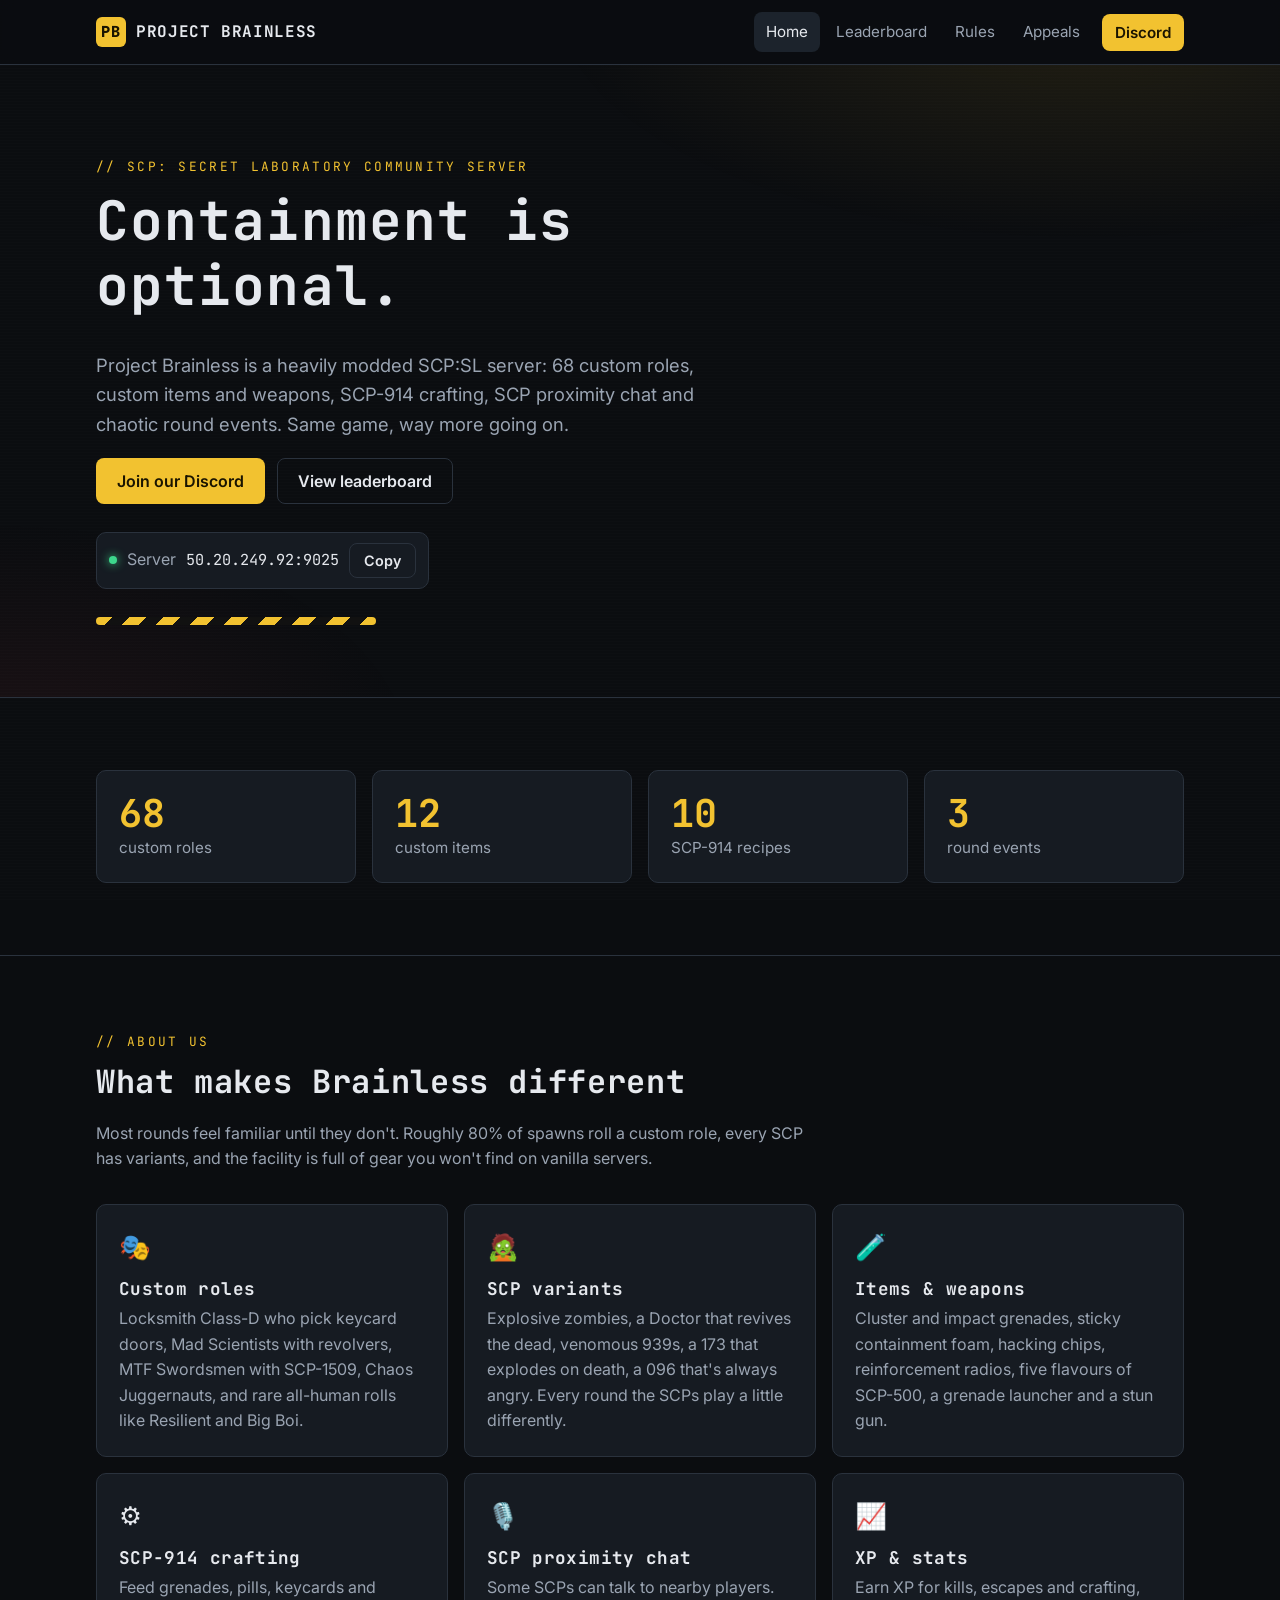
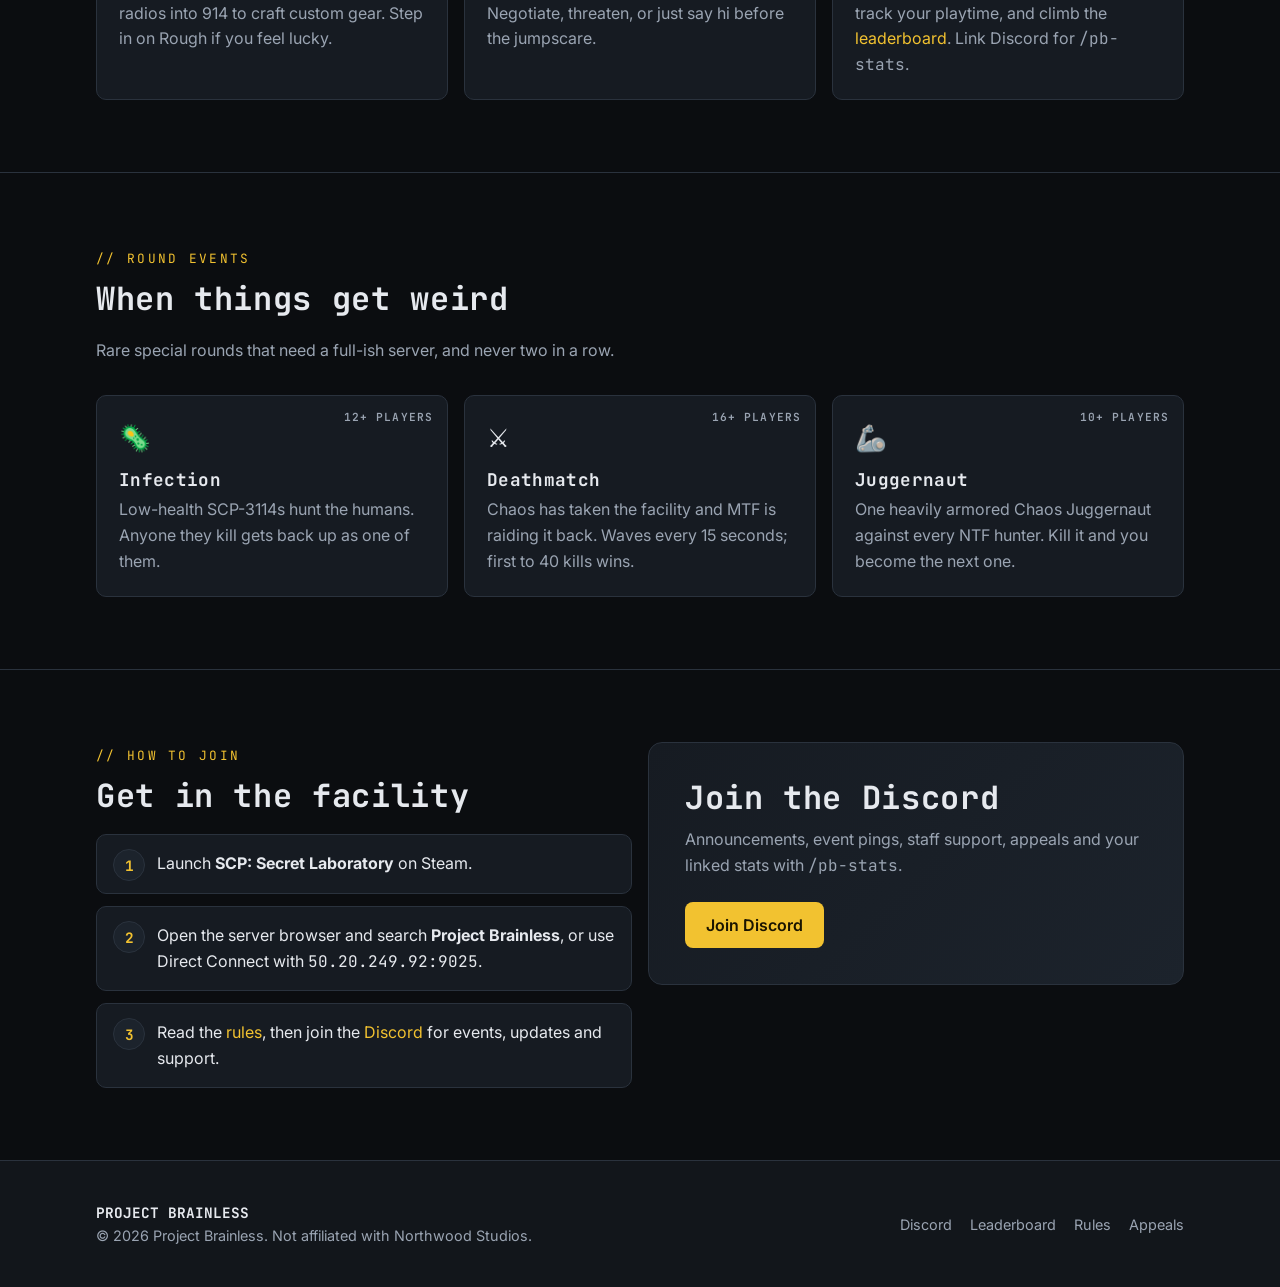
<file: index.html>
<!doctype html>
<html lang="en">
<head>
  <meta charset="utf-8">
  <meta name="viewport" content="width=device-width, initial-scale=1">
  <title>Project Brainless — SCP:SL Server</title>
  <meta name="description" content="A heavily modded SCP: Secret Laboratory server with 68 custom roles, custom items, SCP-914 crafting, proximity chat and round events.">
  <meta name="theme-color" content="#0b0d10">
  <meta property="og:title" content="Project Brainless — SCP:SL Server">
  <meta property="og:description" content="A heavily modded SCP: Secret Laboratory server with 68 custom roles, custom items, SCP-914 crafting, proximity chat and round events.">
  <meta property="og:type" content="website">
  <link rel="icon" href="assets/img/favicon.svg" type="image/svg+xml">
  <link rel="preconnect" href="https://fonts.googleapis.com">
  <link rel="preconnect" href="https://fonts.gstatic.com" crossorigin>
  <link href="https://fonts.googleapis.com/css2?family=Inter:wght@400;600;700&family=JetBrains+Mono:wght@400;600;700;800&display=swap" rel="stylesheet">
  <link rel="stylesheet" href="assets/css/site.css">
  <script src="assets/js/config.js" defer></script>
  <script src="assets/js/site.js" defer></script>
</head>
<body>
  <header class="site-header">
    <nav class="wrap nav" aria-label="Main">
      <a class="brand" href="index.html"><span class="brand-mark">PB</span><span>PROJECT BRAINLESS</span></a>
      <button class="nav-toggle" aria-expanded="false" aria-controls="nav-links">Menu</button>
      <div class="nav-links" id="nav-links">
        <a href="index.html">Home</a>
        <a href="leaderboard.html">Leaderboard</a>
        <a href="rules.html">Rules</a>
        <a href="appeals.html">Appeals</a>
        <a class="btn btn-primary btn-sm" data-link="discord" href="#">Discord</a>
      </div>
    </nav>
  </header>
  <main>
    <section class="hero">
      <div class="wrap">
        <span class="eyebrow">// SCP: Secret Laboratory community server</span>
        <h1>Containment is<br>optional.</h1>
        <p class="lead">Project Brainless is a heavily modded SCP:SL server: 68 custom roles, custom items and weapons, SCP-914 crafting, SCP proximity chat and chaotic round events. Same game, way more going on.</p>
        <div class="btn-row">
          <a class="btn btn-primary" data-link="discord" href="#">Join our Discord</a>
          <a class="btn btn-ghost" href="leaderboard.html">View leaderboard</a>
        </div>
        <div class="connect">
          <span class="status-dot" aria-hidden="true"></span>
          <span class="muted">Server</span>
          <code data-config="serverAddress">—</code>
          <button class="btn btn-ghost btn-sm" data-copy="serverAddress" type="button">Copy</button>
        </div>
        <div class="hazard" aria-hidden="true"></div>
      </div>
    </section>

    <section class="block">
      <div class="wrap">
        <div class="grid grid-4">
          <div class="card stat"><b>68</b><span>custom roles</span></div>
          <div class="card stat"><b>12</b><span>custom items</span></div>
          <div class="card stat"><b>10</b><span>SCP-914 recipes</span></div>
          <div class="card stat"><b>3</b><span>round events</span></div>
        </div>
      </div>
    </section>

    <section class="block" id="about">
      <div class="wrap">
        <div class="section-head">
          <span class="eyebrow">// About us</span>
          <h2>What makes Brainless different</h2>
          <p class="muted">Most rounds feel familiar until they don't. Roughly 80% of spawns roll a custom role, every SCP has variants, and the facility is full of gear you won't find on vanilla servers.</p>
        </div>
        <div class="grid grid-3">
          <div class="card"><span class="icon">🎭</span><h3>Custom roles</h3><p class="muted">Locksmith Class-D who pick keycard doors, Mad Scientists with revolvers, MTF Swordsmen with SCP-1509, Chaos Juggernauts, and rare all-human rolls like Resilient and Big Boi.</p></div>
          <div class="card"><span class="icon">🧟</span><h3>SCP variants</h3><p class="muted">Explosive zombies, a Doctor that revives the dead, venomous 939s, a 173 that explodes on death, a 096 that's always angry. Every round the SCPs play a little differently.</p></div>
          <div class="card"><span class="icon">🧪</span><h3>Items & weapons</h3><p class="muted">Cluster and impact grenades, sticky containment foam, hacking chips, reinforcement radios, five flavours of SCP-500, a grenade launcher and a stun gun.</p></div>
          <div class="card"><span class="icon">⚙️</span><h3>SCP-914 crafting</h3><p class="muted">Feed grenades, pills, keycards and radios into 914 to craft custom gear. Step in on Rough if you feel lucky.</p></div>
          <div class="card"><span class="icon">🎙️</span><h3>SCP proximity chat</h3><p class="muted">Some SCPs can talk to nearby players. Negotiate, threaten, or just say hi before the jumpscare.</p></div>
          <div class="card"><span class="icon">📈</span><h3>XP & stats</h3><p class="muted">Earn XP for kills, escapes and crafting, track your playtime, and climb the <a href="leaderboard.html">leaderboard</a>. Link Discord for <code class="mono">/pb-stats</code>.</p></div>
        </div>
      </div>
    </section>

    <section class="block" id="events">
      <div class="wrap">
        <div class="section-head">
          <span class="eyebrow">// Round events</span>
          <h2>When things get weird</h2>
          <p class="muted">Rare special rounds that need a full-ish server, and never two in a row.</p>
        </div>
        <div class="grid grid-3">
          <div class="card tag" data-tag="12+ PLAYERS"><span class="icon">🦠</span><h3>Infection</h3><p class="muted">Low-health SCP-3114s hunt the humans. Anyone they kill gets back up as one of them.</p></div>
          <div class="card tag" data-tag="16+ PLAYERS"><span class="icon">⚔️</span><h3>Deathmatch</h3><p class="muted">Chaos has taken the facility and MTF is raiding it back. Waves every 15 seconds; first to 40 kills wins.</p></div>
          <div class="card tag" data-tag="10+ PLAYERS"><span class="icon">🦾</span><h3>Juggernaut</h3><p class="muted">One heavily armored Chaos Juggernaut against every NTF hunter. Kill it and you become the next one.</p></div>
        </div>
      </div>
    </section>

    <section class="block" id="join">
      <div class="wrap">
        <div class="grid grid-2" style="align-items:start">
          <div>
            <span class="eyebrow">// How to join</span>
            <h2>Get in the facility</h2>
            <ol class="steps">
              <li>Launch <strong>SCP: Secret Laboratory</strong> on Steam.</li>
              <li>Open the server browser and search <strong>Project Brainless</strong>, or use Direct Connect with <code class="mono" data-config="serverAddress">—</code>.</li>
              <li>Read the <a href="rules.html">rules</a>, then join the <a data-link="discord" href="#">Discord</a> for events, updates and support.</li>
            </ol>
          </div>
          <div class="cta">
            <div>
              <h2>Join the Discord</h2>
              <p>Announcements, event pings, staff support, appeals and your linked stats with <code class="mono">/pb-stats</code>.</p>
            </div>
            <a class="btn btn-primary" data-link="discord" href="#">Join Discord</a>
          </div>
        </div>
      </div>
    </section>

  </main>
  <footer class="site-footer">
    <div class="wrap foot">
      <div>
        <div class="mono" style="color:var(--text);font-weight:700">PROJECT BRAINLESS</div>
        <div>© <span data-year></span> Project Brainless. Not affiliated with Northwood Studios.</div>
      </div>
      <div class="foot-links">
        <a data-link="discord" href="#">Discord</a>
        <a href="leaderboard.html">Leaderboard</a>
        <a href="rules.html">Rules</a>
        <a data-link="appeals" href="#">Appeals</a>
      </div>
    </div>
  </footer>
</body>
</html>
</file>
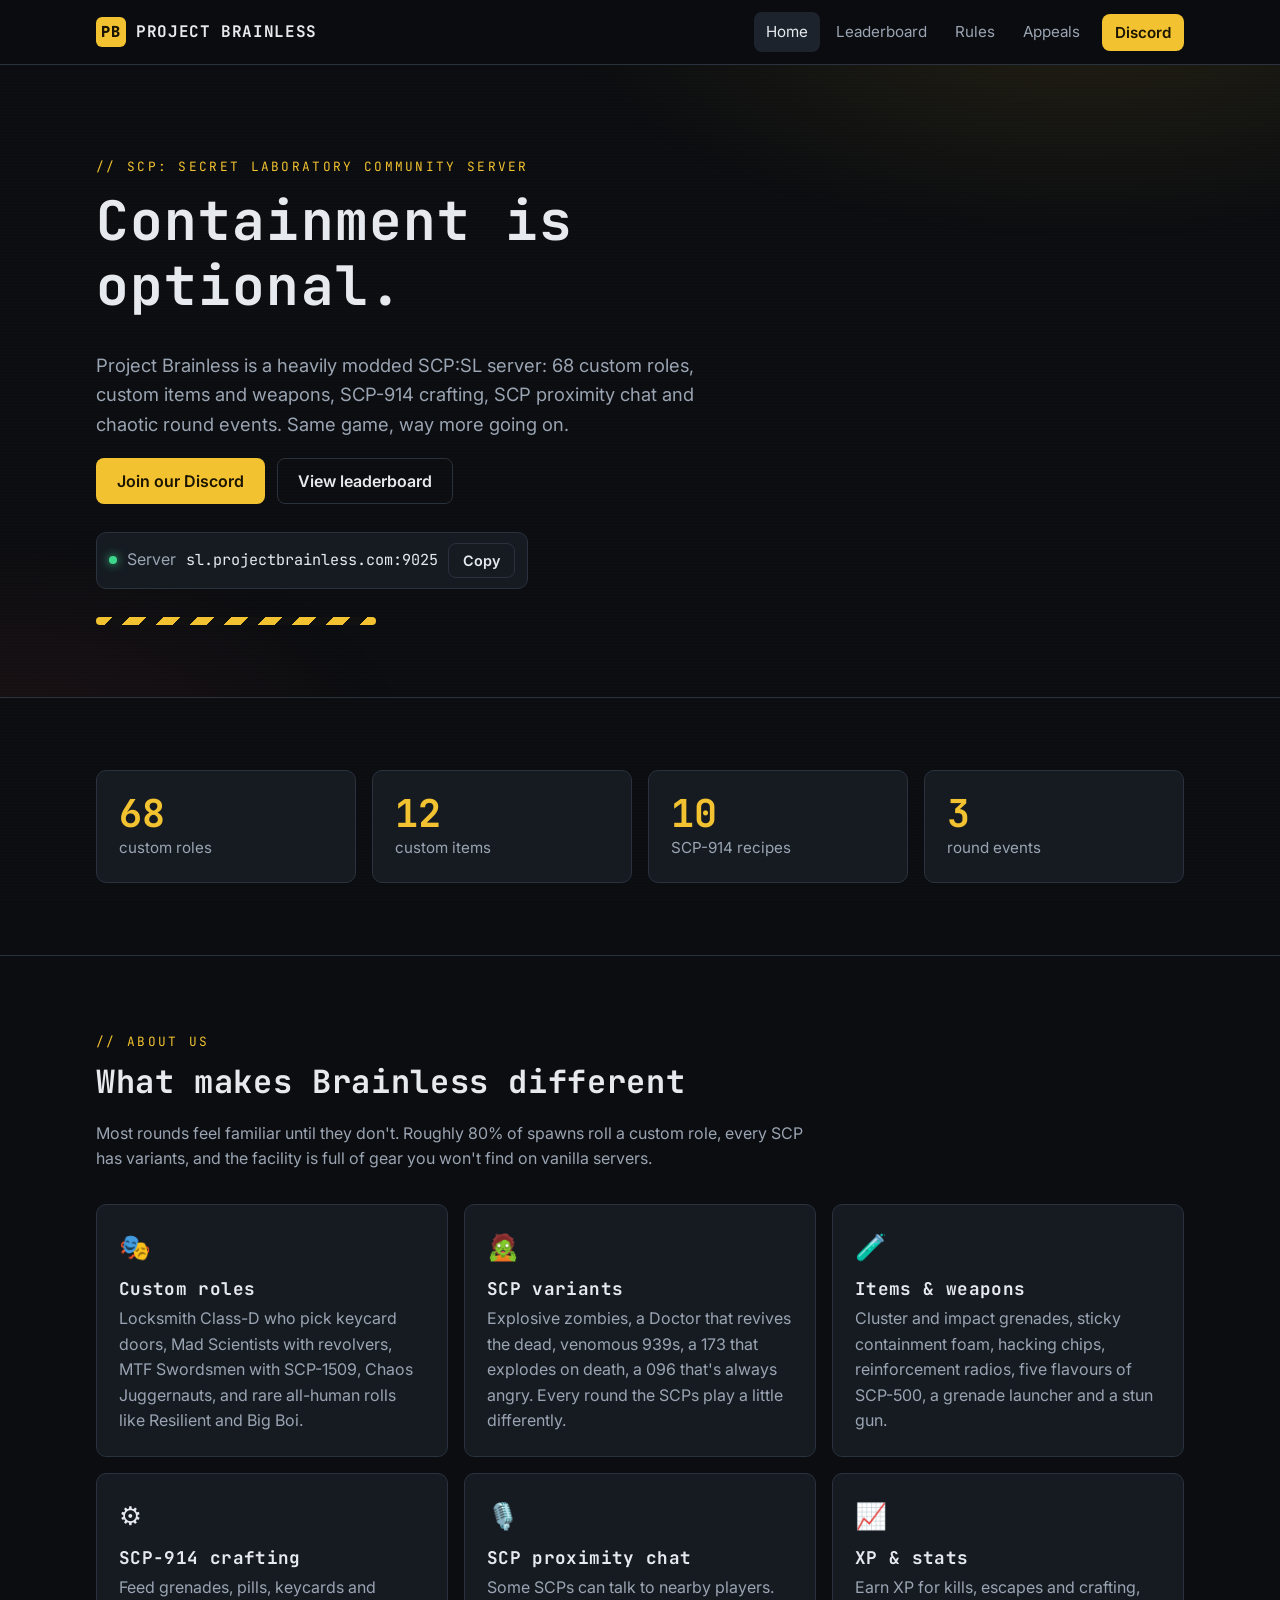
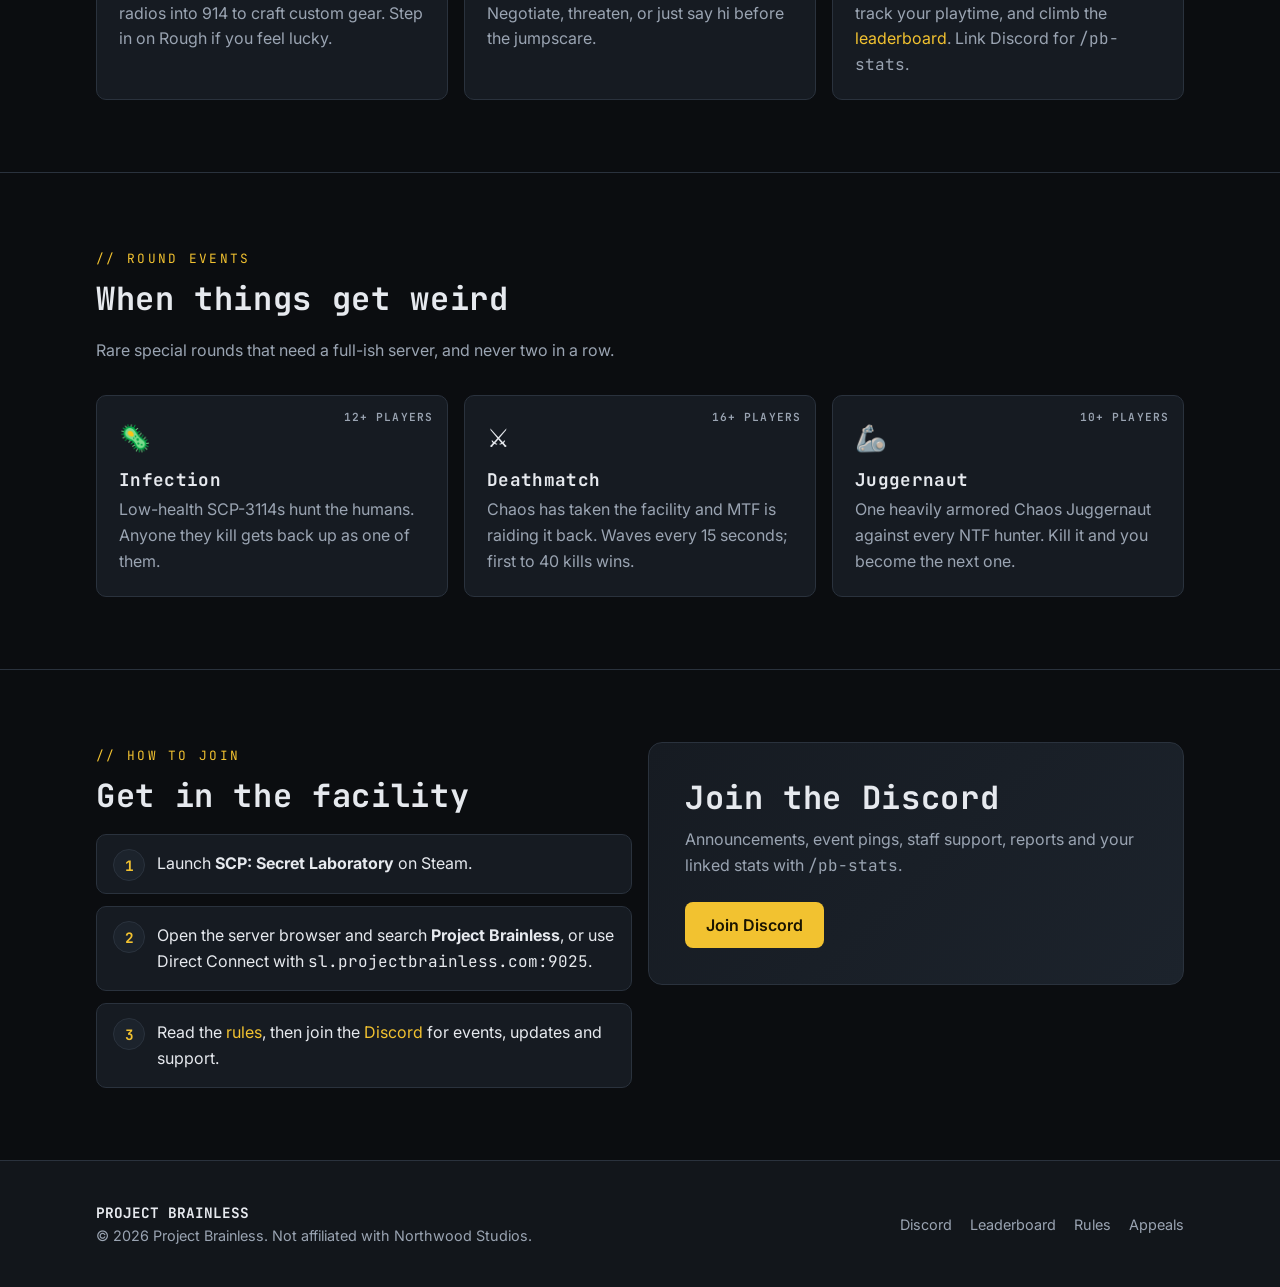
<file: public/index.html>
<!doctype html>
<html lang="en">
<head>
  <meta charset="utf-8">
  <meta name="viewport" content="width=device-width, initial-scale=1">
  <title>Project Brainless — SCP:SL Server</title>
  <meta name="description" content="A heavily modded SCP: Secret Laboratory server with 68 custom roles, custom items, SCP-914 crafting, proximity chat and round events.">
  <meta name="theme-color" content="#0b0d10">
  <meta property="og:title" content="Project Brainless — SCP:SL Server">
  <meta property="og:description" content="A heavily modded SCP: Secret Laboratory server with 68 custom roles, custom items, SCP-914 crafting, proximity chat and round events.">
  <meta property="og:type" content="website">
  <link rel="icon" href="assets/img/favicon.svg" type="image/svg+xml">
  <link rel="preconnect" href="https://fonts.googleapis.com">
  <link rel="preconnect" href="https://fonts.gstatic.com" crossorigin>
  <link href="https://fonts.googleapis.com/css2?family=Inter:wght@400;600;700&family=JetBrains+Mono:wght@400;600;700;800&display=swap" rel="stylesheet">
  <link rel="stylesheet" href="assets/css/site.css">
  <script src="assets/js/config.js" defer></script>
  <script src="assets/js/site.js" defer></script>
</head>
<body>
  <header class="site-header">
    <nav class="wrap nav" aria-label="Main">
      <a class="brand" href="index.html"><span class="brand-mark">PB</span><span>PROJECT BRAINLESS</span></a>
      <button class="nav-toggle" aria-expanded="false" aria-controls="nav-links">Menu</button>
      <div class="nav-links" id="nav-links">
        <a href="index.html">Home</a>
        <a href="leaderboard.html">Leaderboard</a>
        <a href="rules.html">Rules</a>
        <a href="appeals.html">Appeals</a>
        <a class="btn btn-primary btn-sm" data-link="discord" href="#">Discord</a>
      </div>
    </nav>
  </header>
  <main>
    <section class="hero">
      <div class="wrap">
        <span class="eyebrow">// SCP: Secret Laboratory community server</span>
        <h1>Containment is<br>optional.</h1>
        <p class="lead">Project Brainless is a heavily modded SCP:SL server: 68 custom roles, custom items and weapons, SCP-914 crafting, SCP proximity chat and chaotic round events. Same game, way more going on.</p>
        <div class="btn-row">
          <a class="btn btn-primary" data-link="discord" href="#">Join our Discord</a>
          <a class="btn btn-ghost" href="leaderboard.html">View leaderboard</a>
        </div>
        <div class="connect">
          <span class="status-dot" aria-hidden="true"></span>
          <span class="muted">Server</span>
          <code data-config="serverAddress">—</code>
          <button class="btn btn-ghost btn-sm" data-copy="serverAddress" type="button">Copy</button>
        </div>
        <div class="hazard" aria-hidden="true"></div>
      </div>
    </section>

    <section class="block">
      <div class="wrap">
        <div class="grid grid-4">
          <div class="card stat"><b>68</b><span>custom roles</span></div>
          <div class="card stat"><b>12</b><span>custom items</span></div>
          <div class="card stat"><b>10</b><span>SCP-914 recipes</span></div>
          <div class="card stat"><b>3</b><span>round events</span></div>
        </div>
      </div>
    </section>

    <section class="block" id="about">
      <div class="wrap">
        <div class="section-head">
          <span class="eyebrow">// About us</span>
          <h2>What makes Brainless different</h2>
          <p class="muted">Most rounds feel familiar until they don't. Roughly 80% of spawns roll a custom role, every SCP has variants, and the facility is full of gear you won't find on vanilla servers.</p>
        </div>
        <div class="grid grid-3">
          <div class="card"><span class="icon">🎭</span><h3>Custom roles</h3><p class="muted">Locksmith Class-D who pick keycard doors, Mad Scientists with revolvers, MTF Swordsmen with SCP-1509, Chaos Juggernauts, and rare all-human rolls like Resilient and Big Boi.</p></div>
          <div class="card"><span class="icon">🧟</span><h3>SCP variants</h3><p class="muted">Explosive zombies, a Doctor that revives the dead, venomous 939s, a 173 that explodes on death, a 096 that's always angry. Every round the SCPs play a little differently.</p></div>
          <div class="card"><span class="icon">🧪</span><h3>Items & weapons</h3><p class="muted">Cluster and impact grenades, sticky containment foam, hacking chips, reinforcement radios, five flavours of SCP-500, a grenade launcher and a stun gun.</p></div>
          <div class="card"><span class="icon">⚙️</span><h3>SCP-914 crafting</h3><p class="muted">Feed grenades, pills, keycards and radios into 914 to craft custom gear. Step in on Rough if you feel lucky.</p></div>
          <div class="card"><span class="icon">🎙️</span><h3>SCP proximity chat</h3><p class="muted">Some SCPs can talk to nearby players. Negotiate, threaten, or just say hi before the jumpscare.</p></div>
          <div class="card"><span class="icon">📈</span><h3>XP & stats</h3><p class="muted">Earn XP for kills, escapes and crafting, track your playtime, and climb the <a href="leaderboard.html">leaderboard</a>. Link Discord for <code class="mono">/pb-stats</code>.</p></div>
        </div>
      </div>
    </section>

    <section class="block" id="events">
      <div class="wrap">
        <div class="section-head">
          <span class="eyebrow">// Round events</span>
          <h2>When things get weird</h2>
          <p class="muted">Rare special rounds that need a full-ish server, and never two in a row.</p>
        </div>
        <div class="grid grid-3">
          <div class="card tag" data-tag="12+ PLAYERS"><span class="icon">🦠</span><h3>Infection</h3><p class="muted">Low-health SCP-3114s hunt the humans. Anyone they kill gets back up as one of them.</p></div>
          <div class="card tag" data-tag="16+ PLAYERS"><span class="icon">⚔️</span><h3>Deathmatch</h3><p class="muted">Chaos has taken the facility and MTF is raiding it back. Waves every 15 seconds; first to 40 kills wins.</p></div>
          <div class="card tag" data-tag="10+ PLAYERS"><span class="icon">🦾</span><h3>Juggernaut</h3><p class="muted">One heavily armored Chaos Juggernaut against every NTF hunter. Kill it and you become the next one.</p></div>
        </div>
      </div>
    </section>

    <section class="block" id="join">
      <div class="wrap">
        <div class="grid grid-2" style="align-items:start">
          <div>
            <span class="eyebrow">// How to join</span>
            <h2>Get in the facility</h2>
            <ol class="steps">
              <li>Launch <strong>SCP: Secret Laboratory</strong> on Steam.</li>
              <li>Open the server browser and search <strong>Project Brainless</strong>, or use Direct Connect with <code class="mono" data-config="serverAddress">—</code>.</li>
              <li>Read the <a href="rules.html">rules</a>, then join the <a data-link="discord" href="#">Discord</a> for events, updates and support.</li>
            </ol>
          </div>
          <div class="cta">
            <div>
              <h2>Join the Discord</h2>
              <p>Announcements, event pings, staff support, reports and your linked stats with <code class="mono">/pb-stats</code>.</p>
            </div>
            <a class="btn btn-primary" data-link="discord" href="#">Join Discord</a>
          </div>
        </div>
      </div>
    </section>

  </main>
  <footer class="site-footer">
    <div class="wrap foot">
      <div>
        <div class="mono" style="color:var(--text);font-weight:700">PROJECT BRAINLESS</div>
        <div>© <span data-year></span> Project Brainless. Not affiliated with Northwood Studios.</div>
      </div>
      <div class="foot-links">
        <a data-link="discord" href="#">Discord</a>
        <a href="leaderboard.html">Leaderboard</a>
        <a href="rules.html">Rules</a>
        <a data-link="appeals" href="#">Appeals</a>
      </div>
    </div>
  </footer>
</body>
</html>
</file>
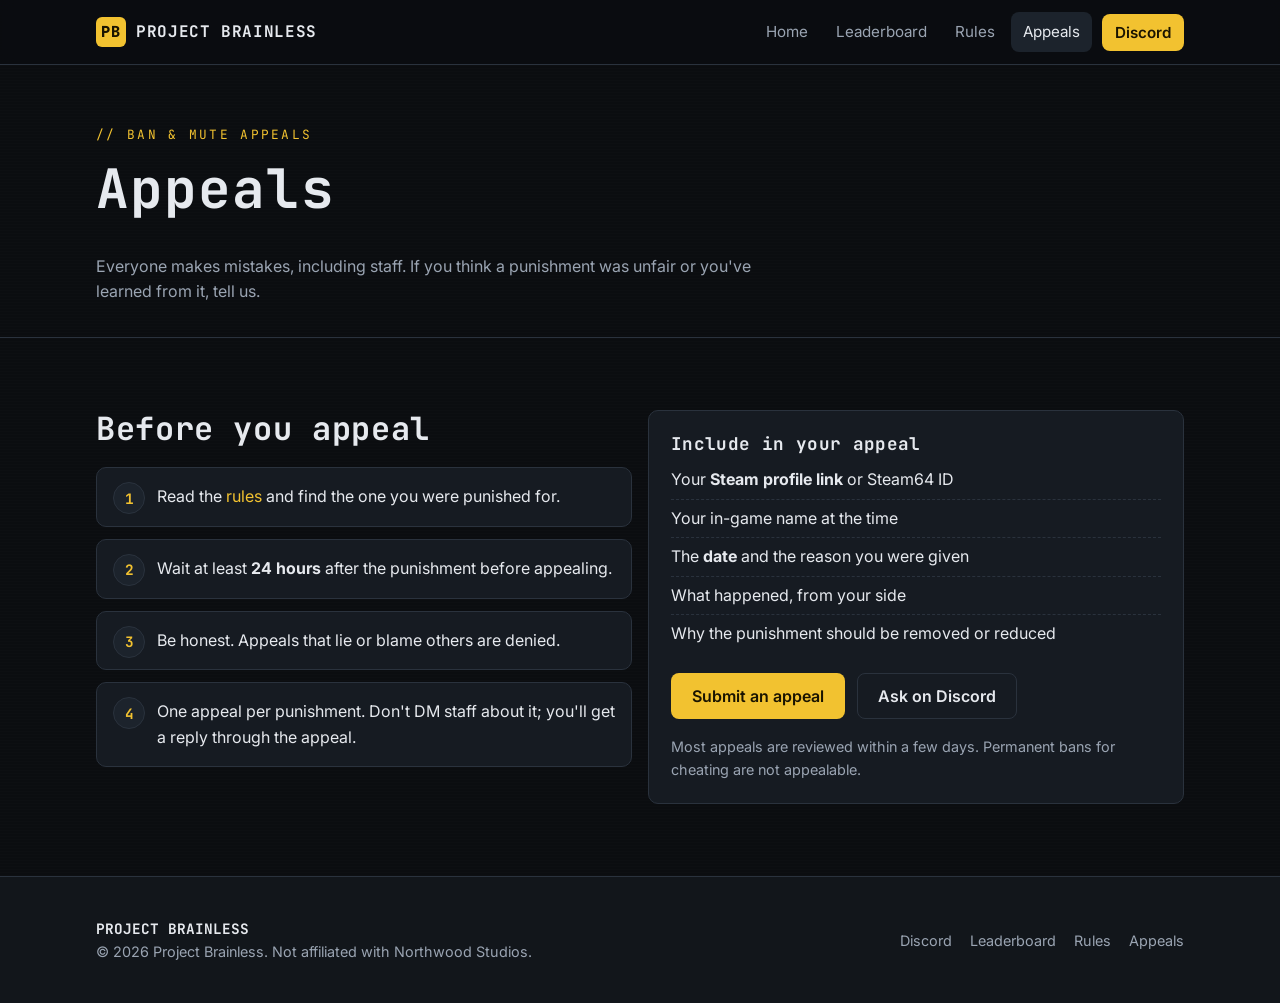
<file: appeals.html>
<!doctype html>
<html lang="en">
<head>
  <meta charset="utf-8">
  <meta name="viewport" content="width=device-width, initial-scale=1">
  <title>Appeals — Project Brainless</title>
  <meta name="description" content="How to appeal a ban or mute on Project Brainless.">
  <meta name="theme-color" content="#0b0d10">
  <meta property="og:title" content="Appeals — Project Brainless">
  <meta property="og:description" content="How to appeal a ban or mute on Project Brainless.">
  <meta property="og:type" content="website">
  <link rel="icon" href="assets/img/favicon.svg" type="image/svg+xml">
  <link rel="preconnect" href="https://fonts.googleapis.com">
  <link rel="preconnect" href="https://fonts.gstatic.com" crossorigin>
  <link href="https://fonts.googleapis.com/css2?family=Inter:wght@400;600;700&family=JetBrains+Mono:wght@400;600;700;800&display=swap" rel="stylesheet">
  <link rel="stylesheet" href="assets/css/site.css">
  <script src="assets/js/config.js" defer></script>
  <script src="assets/js/site.js" defer></script>
</head>
<body>
  <header class="site-header">
    <nav class="wrap nav" aria-label="Main">
      <a class="brand" href="index.html"><span class="brand-mark">PB</span><span>PROJECT BRAINLESS</span></a>
      <button class="nav-toggle" aria-expanded="false" aria-controls="nav-links">Menu</button>
      <div class="nav-links" id="nav-links">
        <a href="index.html">Home</a>
        <a href="leaderboard.html">Leaderboard</a>
        <a href="rules.html">Rules</a>
        <a href="appeals.html">Appeals</a>
        <a class="btn btn-primary btn-sm" data-link="discord" href="#">Discord</a>
      </div>
    </nav>
  </header>
  <main>
    <section class="page-head">
      <div class="wrap">
        <span class="eyebrow">// Ban & mute appeals</span>
        <h1>Appeals</h1>
        <p>Everyone makes mistakes, including staff. If you think a punishment was unfair or you've learned from it, tell us.</p>
      </div>
    </section>
    <section class="block">
      <div class="wrap grid grid-2" style="align-items:start">
        <div>
          <h2>Before you appeal</h2>
          <ol class="steps">
            <li>Read the <a href="rules.html">rules</a> and find the one you were punished for.</li>
            <li>Wait at least <strong>24 hours</strong> after the punishment before appealing.</li>
            <li>Be honest. Appeals that lie or blame others are denied.</li>
            <li>One appeal per punishment. Don't DM staff about it; you'll get a reply through the appeal.</li>
          </ol>
        </div>
        <div class="card">
          <h3>Include in your appeal</h3>
          <ul class="list-clean">
            <li>Your <strong>Steam profile link</strong> or Steam64 ID</li>
            <li>Your in-game name at the time</li>
            <li>The <strong>date</strong> and the reason you were given</li>
            <li>What happened, from your side</li>
            <li>Why the punishment should be removed or reduced</li>
          </ul>
          <div class="btn-row" style="margin-top:20px">
            <a class="btn btn-primary" data-link="appeals" href="#">Submit an appeal</a>
            <a class="btn btn-ghost" data-link="discord" href="#">Ask on Discord</a>
          </div>
          <p class="muted" style="margin:16px 0 0;font-size:.9rem">Most appeals are reviewed within a few days. Permanent bans for cheating are not appealable.</p>
        </div>
      </div>
    </section>

  </main>
  <footer class="site-footer">
    <div class="wrap foot">
      <div>
        <div class="mono" style="color:var(--text);font-weight:700">PROJECT BRAINLESS</div>
        <div>© <span data-year></span> Project Brainless. Not affiliated with Northwood Studios.</div>
      </div>
      <div class="foot-links">
        <a data-link="discord" href="#">Discord</a>
        <a href="leaderboard.html">Leaderboard</a>
        <a href="rules.html">Rules</a>
        <a data-link="appeals" href="#">Appeals</a>
      </div>
    </div>
  </footer>
</body>
</html>
</file>
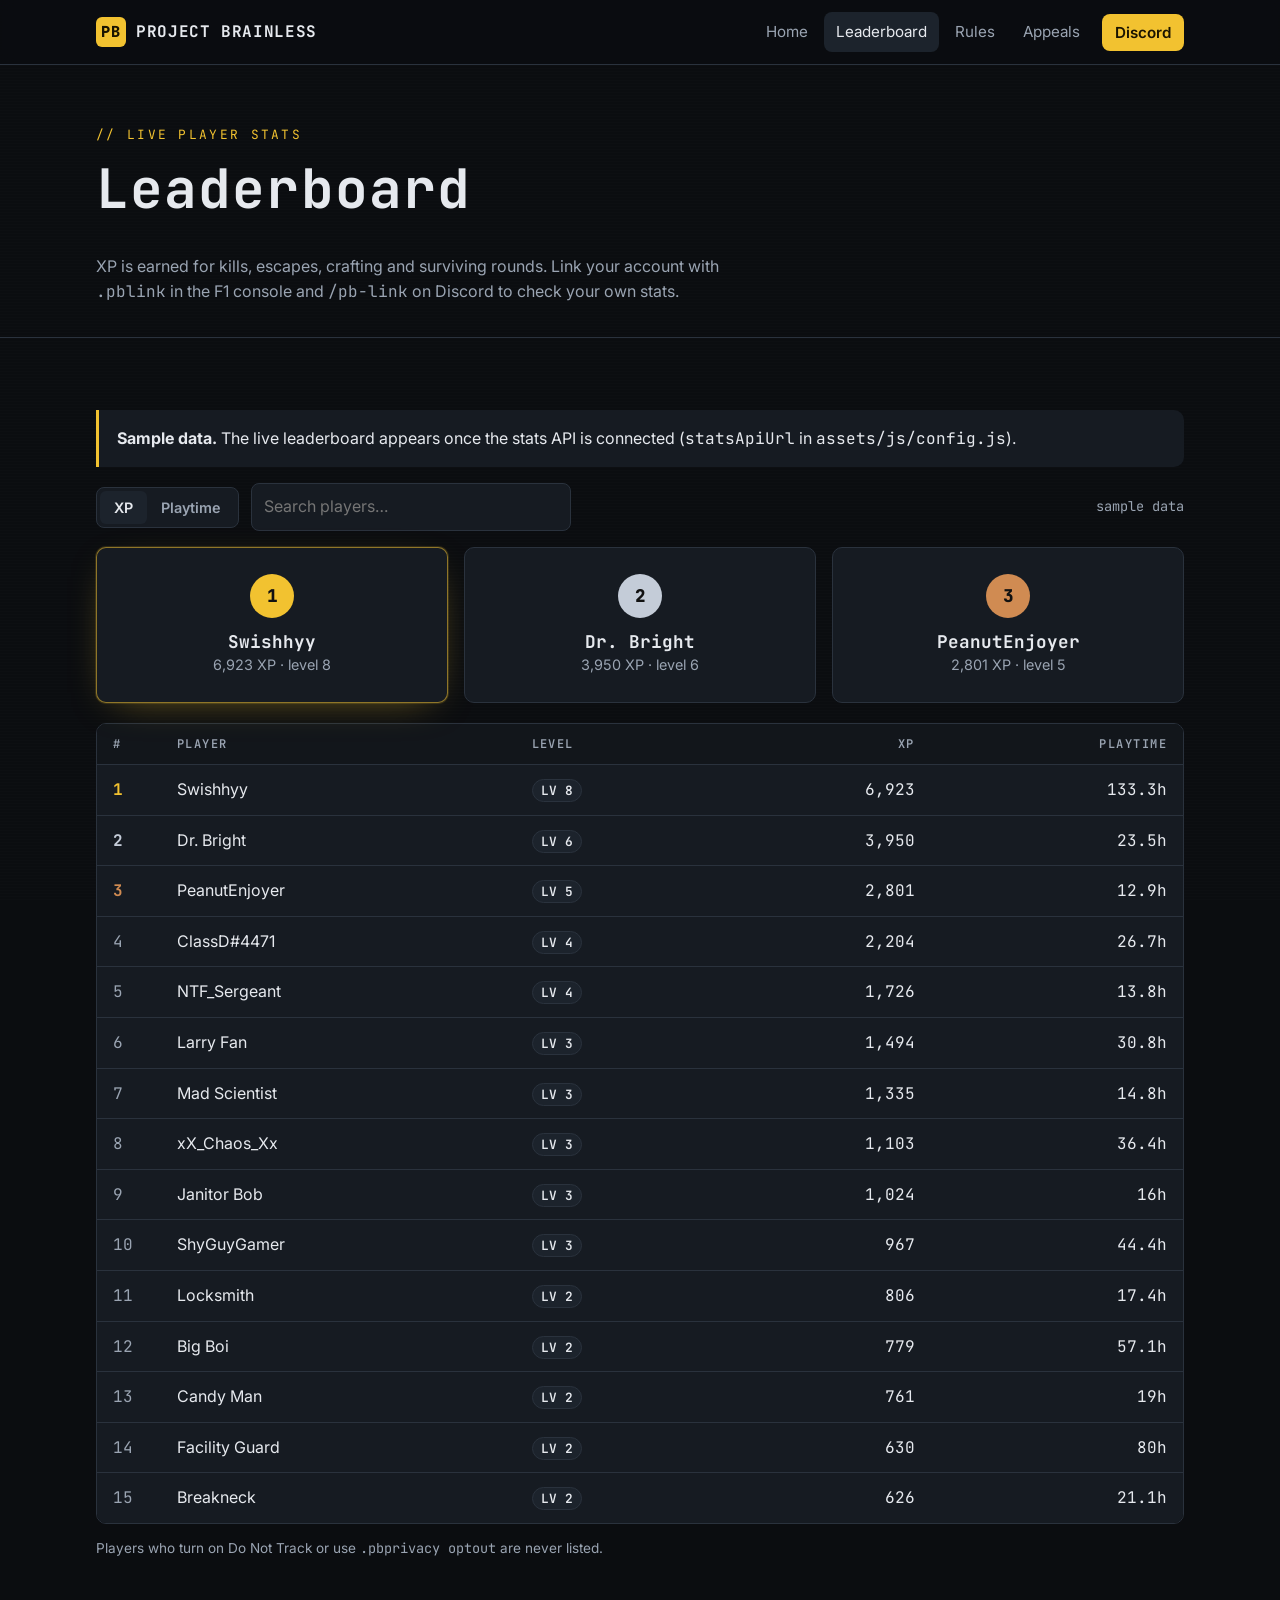
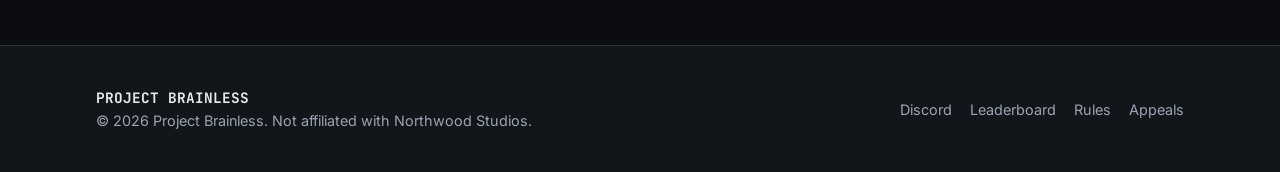
<file: leaderboard.html>
<!doctype html>
<html lang="en">
<head>
  <meta charset="utf-8">
  <meta name="viewport" content="width=device-width, initial-scale=1">
  <title>Leaderboard — Project Brainless</title>
  <meta name="description" content="Top Project Brainless players by XP and playtime.">
  <meta name="theme-color" content="#0b0d10">
  <meta property="og:title" content="Leaderboard — Project Brainless">
  <meta property="og:description" content="Top Project Brainless players by XP and playtime.">
  <meta property="og:type" content="website">
  <link rel="icon" href="assets/img/favicon.svg" type="image/svg+xml">
  <link rel="preconnect" href="https://fonts.googleapis.com">
  <link rel="preconnect" href="https://fonts.gstatic.com" crossorigin>
  <link href="https://fonts.googleapis.com/css2?family=Inter:wght@400;600;700&family=JetBrains+Mono:wght@400;600;700;800&display=swap" rel="stylesheet">
  <link rel="stylesheet" href="assets/css/site.css">
  <script src="assets/js/config.js" defer></script>
  <script src="assets/js/site.js" defer></script>
  <script src="assets/js/leaderboard.js" defer></script>
</head>
<body>
  <header class="site-header">
    <nav class="wrap nav" aria-label="Main">
      <a class="brand" href="index.html"><span class="brand-mark">PB</span><span>PROJECT BRAINLESS</span></a>
      <button class="nav-toggle" aria-expanded="false" aria-controls="nav-links">Menu</button>
      <div class="nav-links" id="nav-links">
        <a href="index.html">Home</a>
        <a href="leaderboard.html">Leaderboard</a>
        <a href="rules.html">Rules</a>
        <a href="appeals.html">Appeals</a>
        <a class="btn btn-primary btn-sm" data-link="discord" href="#">Discord</a>
      </div>
    </nav>
  </header>
  <main>
    <section class="page-head">
      <div class="wrap">
        <span class="eyebrow">// Live player stats</span>
        <h1>Leaderboard</h1>
        <p>XP is earned for kills, escapes, crafting and surviving rounds. Link your account with <code class="mono">.pblink</code> in the F1 console and <code class="mono">/pb-link</code> on Discord to check your own stats.</p>
      </div>
    </section>
    <section class="block">
      <div class="wrap">
        <div id="lb-banner" class="notice banner" hidden></div>
        <div class="lb-controls">
          <div class="seg" role="group" aria-label="Sort by">
            <button type="button" data-sort="xp" aria-pressed="true">XP</button>
            <button type="button" data-sort="playtime" aria-pressed="false">Playtime</button>
          </div>
          <input class="search" id="lb-search" type="search" placeholder="Search players…" aria-label="Search players">
          <span class="lb-meta" id="lb-updated"></span>
        </div>
        <div class="podium" id="lb-podium"></div>
        <div class="table-wrap">
          <table>
            <thead>
              <tr><th>#</th><th>Player</th><th>Level</th><th class="num">XP</th><th class="num hide-sm">Playtime</th></tr>
            </thead>
            <tbody id="lb-body"><tr><td colspan="5" class="empty">Loading…</td></tr></tbody>
          </table>
        </div>
        <p class="muted" style="font-size:.85rem;margin-top:14px">Players who turn on Do Not Track or use <code class="mono">.pbprivacy optout</code> are never listed.</p>
      </div>
    </section>

  </main>
  <footer class="site-footer">
    <div class="wrap foot">
      <div>
        <div class="mono" style="color:var(--text);font-weight:700">PROJECT BRAINLESS</div>
        <div>© <span data-year></span> Project Brainless. Not affiliated with Northwood Studios.</div>
      </div>
      <div class="foot-links">
        <a data-link="discord" href="#">Discord</a>
        <a href="leaderboard.html">Leaderboard</a>
        <a href="rules.html">Rules</a>
        <a data-link="appeals" href="#">Appeals</a>
      </div>
    </div>
  </footer>
</body>
</html>
</file>
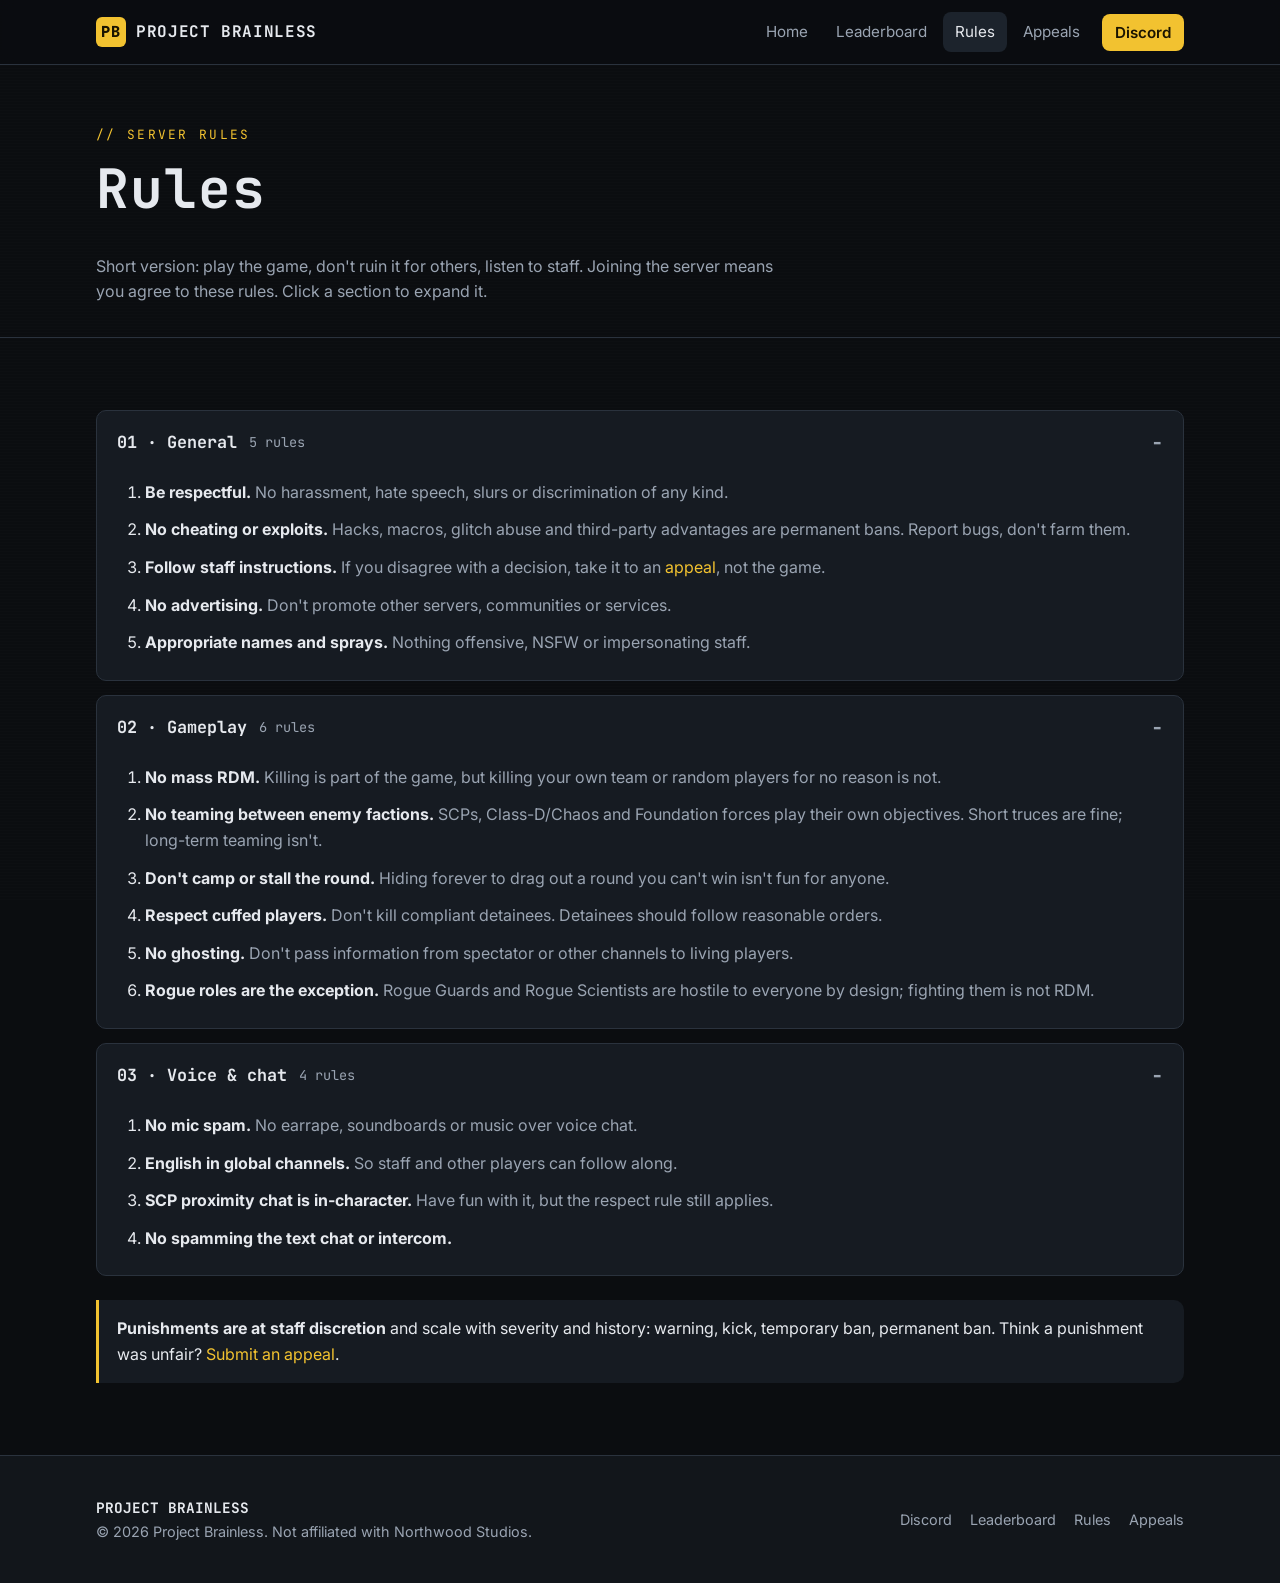
<file: rules.html>
<!doctype html>
<html lang="en">
<head>
  <meta charset="utf-8">
  <meta name="viewport" content="width=device-width, initial-scale=1">
  <title>Rules — Project Brainless</title>
  <meta name="description" content="Server rules for Project Brainless, an SCP: Secret Laboratory community server.">
  <meta name="theme-color" content="#0b0d10">
  <meta property="og:title" content="Rules — Project Brainless">
  <meta property="og:description" content="Server rules for Project Brainless, an SCP: Secret Laboratory community server.">
  <meta property="og:type" content="website">
  <link rel="icon" href="assets/img/favicon.svg" type="image/svg+xml">
  <link rel="preconnect" href="https://fonts.googleapis.com">
  <link rel="preconnect" href="https://fonts.gstatic.com" crossorigin>
  <link href="https://fonts.googleapis.com/css2?family=Inter:wght@400;600;700&family=JetBrains+Mono:wght@400;600;700;800&display=swap" rel="stylesheet">
  <link rel="stylesheet" href="assets/css/site.css">
  <script src="assets/js/config.js" defer></script>
  <script src="assets/js/site.js" defer></script>
</head>
<body>
  <header class="site-header">
    <nav class="wrap nav" aria-label="Main">
      <a class="brand" href="index.html"><span class="brand-mark">PB</span><span>PROJECT BRAINLESS</span></a>
      <button class="nav-toggle" aria-expanded="false" aria-controls="nav-links">Menu</button>
      <div class="nav-links" id="nav-links">
        <a href="index.html">Home</a>
        <a href="leaderboard.html">Leaderboard</a>
        <a href="rules.html">Rules</a>
        <a href="appeals.html">Appeals</a>
        <a class="btn btn-primary btn-sm" data-link="discord" href="#">Discord</a>
      </div>
    </nav>
  </header>
  <main>
    <section class="page-head">
      <div class="wrap">
        <span class="eyebrow">// Server rules</span>
        <h1>Rules</h1>
        <p>Short version: play the game, don't ruin it for others, listen to staff. Joining the server means you agree to these rules. Click a section to expand it.</p>
      </div>
    </section>
    <section class="block">
      <div class="wrap">
        <div class="rules">
          <details open>
            <summary>01 · General <span class="count">5 rules</span></summary>
            <ol>
              <li><strong>Be respectful.</strong> <span>No harassment, hate speech, slurs or discrimination of any kind.</span></li>
              <li><strong>No cheating or exploits.</strong> <span>Hacks, macros, glitch abuse and third-party advantages are permanent bans. Report bugs, don't farm them.</span></li>
              <li><strong>Follow staff instructions.</strong> <span>If you disagree with a decision, take it to an <a href="appeals.html">appeal</a>, not the game.</span></li>
              <li><strong>No advertising.</strong> <span>Don't promote other servers, communities or services.</span></li>
              <li><strong>Appropriate names and sprays.</strong> <span>Nothing offensive, NSFW or impersonating staff.</span></li>
            </ol>
          </details>
          <details open>
            <summary>02 · Gameplay <span class="count">6 rules</span></summary>
            <ol>
              <li><strong>No mass RDM.</strong> <span>Killing is part of the game, but killing your own team or random players for no reason is not.</span></li>
              <li><strong>No teaming between enemy factions.</strong> <span>SCPs, Class-D/Chaos and Foundation forces play their own objectives. Short truces are fine; long-term teaming isn't.</span></li>
              <li><strong>Don't camp or stall the round.</strong> <span>Hiding forever to drag out a round you can't win isn't fun for anyone.</span></li>
              <li><strong>Respect cuffed players.</strong> <span>Don't kill compliant detainees. Detainees should follow reasonable orders.</span></li>
              <li><strong>No ghosting.</strong> <span>Don't pass information from spectator or other channels to living players.</span></li>
              <li><strong>Rogue roles are the exception.</strong> <span>Rogue Guards and Rogue Scientists are hostile to everyone by design; fighting them is not RDM.</span></li>
            </ol>
          </details>
          <details open>
            <summary>03 · Voice & chat <span class="count">4 rules</span></summary>
            <ol>
              <li><strong>No mic spam.</strong> <span>No earrape, soundboards or music over voice chat.</span></li>
              <li><strong>English in global channels.</strong> <span>So staff and other players can follow along.</span></li>
              <li><strong>SCP proximity chat is in-character.</strong> <span>Have fun with it, but the respect rule still applies.</span></li>
              <li><strong>No spamming the text chat or intercom.</strong></li>
            </ol>
          </details>
        </div>
        <div class="notice" style="margin-top:24px">
          <strong>Punishments are at staff discretion</strong> and scale with severity and history: warning, kick, temporary ban, permanent ban. Think a punishment was unfair? <a href="appeals.html">Submit an appeal</a>.
        </div>
      </div>
    </section>

  </main>
  <footer class="site-footer">
    <div class="wrap foot">
      <div>
        <div class="mono" style="color:var(--text);font-weight:700">PROJECT BRAINLESS</div>
        <div>© <span data-year></span> Project Brainless. Not affiliated with Northwood Studios.</div>
      </div>
      <div class="foot-links">
        <a data-link="discord" href="#">Discord</a>
        <a href="leaderboard.html">Leaderboard</a>
        <a href="rules.html">Rules</a>
        <a data-link="appeals" href="#">Appeals</a>
      </div>
    </div>
  </footer>
</body>
</html>
</file>
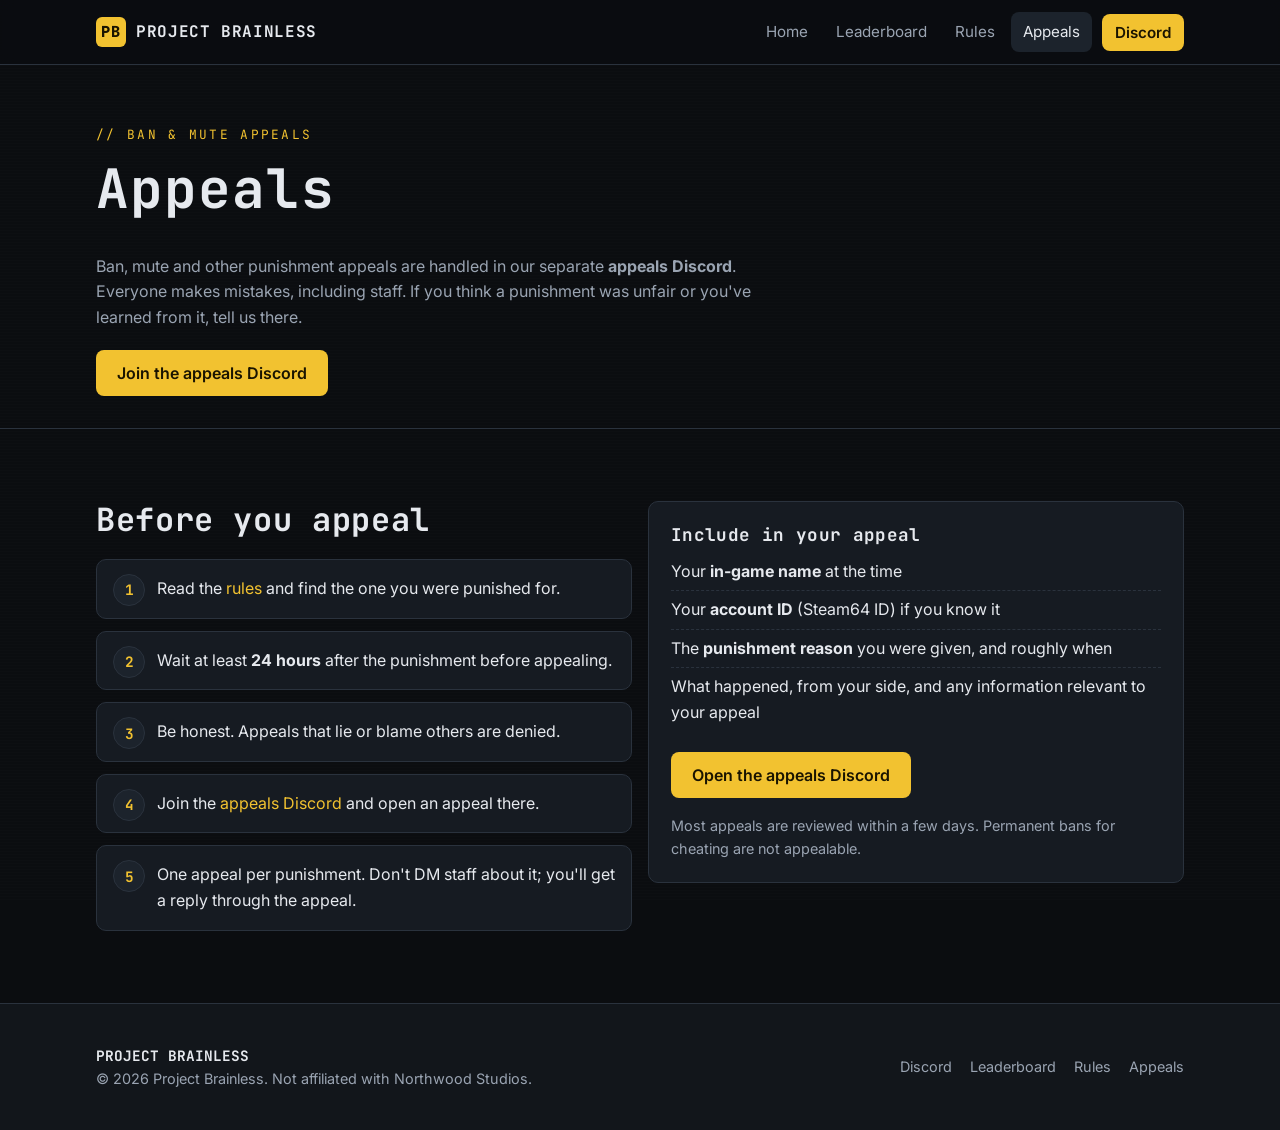
<file: public/appeals.html>
<!doctype html>
<html lang="en">
<head>
  <meta charset="utf-8">
  <meta name="viewport" content="width=device-width, initial-scale=1">
  <title>Appeals — Project Brainless</title>
  <meta name="description" content="How to appeal a ban or mute on Project Brainless.">
  <meta name="theme-color" content="#0b0d10">
  <meta property="og:title" content="Appeals — Project Brainless">
  <meta property="og:description" content="How to appeal a ban or mute on Project Brainless.">
  <meta property="og:type" content="website">
  <link rel="icon" href="assets/img/favicon.svg" type="image/svg+xml">
  <link rel="preconnect" href="https://fonts.googleapis.com">
  <link rel="preconnect" href="https://fonts.gstatic.com" crossorigin>
  <link href="https://fonts.googleapis.com/css2?family=Inter:wght@400;600;700&family=JetBrains+Mono:wght@400;600;700;800&display=swap" rel="stylesheet">
  <link rel="stylesheet" href="assets/css/site.css">
  <script src="assets/js/config.js" defer></script>
  <script src="assets/js/site.js" defer></script>
</head>
<body>
  <header class="site-header">
    <nav class="wrap nav" aria-label="Main">
      <a class="brand" href="index.html"><span class="brand-mark">PB</span><span>PROJECT BRAINLESS</span></a>
      <button class="nav-toggle" aria-expanded="false" aria-controls="nav-links">Menu</button>
      <div class="nav-links" id="nav-links">
        <a href="index.html">Home</a>
        <a href="leaderboard.html">Leaderboard</a>
        <a href="rules.html">Rules</a>
        <a href="appeals.html">Appeals</a>
        <a class="btn btn-primary btn-sm" data-link="discord" href="#">Discord</a>
      </div>
    </nav>
  </header>
  <main>
    <section class="page-head">
      <div class="wrap">
        <span class="eyebrow">// Ban & mute appeals</span>
        <h1>Appeals</h1>
        <p>Ban, mute and other punishment appeals are handled in our separate <strong>appeals Discord</strong>. Everyone makes mistakes, including staff. If you think a punishment was unfair or you've learned from it, tell us there.</p>
        <div class="btn-row" style="margin-top:20px">
          <a class="btn btn-primary" data-link="appeals" href="#">Join the appeals Discord</a>
        </div>
      </div>
    </section>
    <section class="block">
      <div class="wrap grid grid-2" style="align-items:start">
        <div>
          <h2>Before you appeal</h2>
          <ol class="steps">
            <li>Read the <a href="rules.html">rules</a> and find the one you were punished for.</li>
            <li>Wait at least <strong>24 hours</strong> after the punishment before appealing.</li>
            <li>Be honest. Appeals that lie or blame others are denied.</li>
            <li>Join the <a data-link="appeals" href="#">appeals Discord</a> and open an appeal there.</li>
            <li>One appeal per punishment. Don't DM staff about it; you'll get a reply through the appeal.</li>
          </ol>
        </div>
        <div class="card">
          <h3>Include in your appeal</h3>
          <ul class="list-clean">
            <li>Your <strong>in-game name</strong> at the time</li>
            <li>Your <strong>account ID</strong> (Steam64 ID) if you know it</li>
            <li>The <strong>punishment reason</strong> you were given, and roughly when</li>
            <li>What happened, from your side, and any information relevant to your appeal</li>
          </ul>
          <div class="btn-row" style="margin-top:20px">
            <a class="btn btn-primary" data-link="appeals" href="#">Open the appeals Discord</a>
          </div>
          <p class="muted" style="margin:16px 0 0;font-size:.9rem">Most appeals are reviewed within a few days. Permanent bans for cheating are not appealable.</p>
        </div>
      </div>
    </section>

  </main>
  <footer class="site-footer">
    <div class="wrap foot">
      <div>
        <div class="mono" style="color:var(--text);font-weight:700">PROJECT BRAINLESS</div>
        <div>© <span data-year></span> Project Brainless. Not affiliated with Northwood Studios.</div>
      </div>
      <div class="foot-links">
        <a data-link="discord" href="#">Discord</a>
        <a href="leaderboard.html">Leaderboard</a>
        <a href="rules.html">Rules</a>
        <a data-link="appeals" href="#">Appeals</a>
      </div>
    </div>
  </footer>
</body>
</html>
</file>
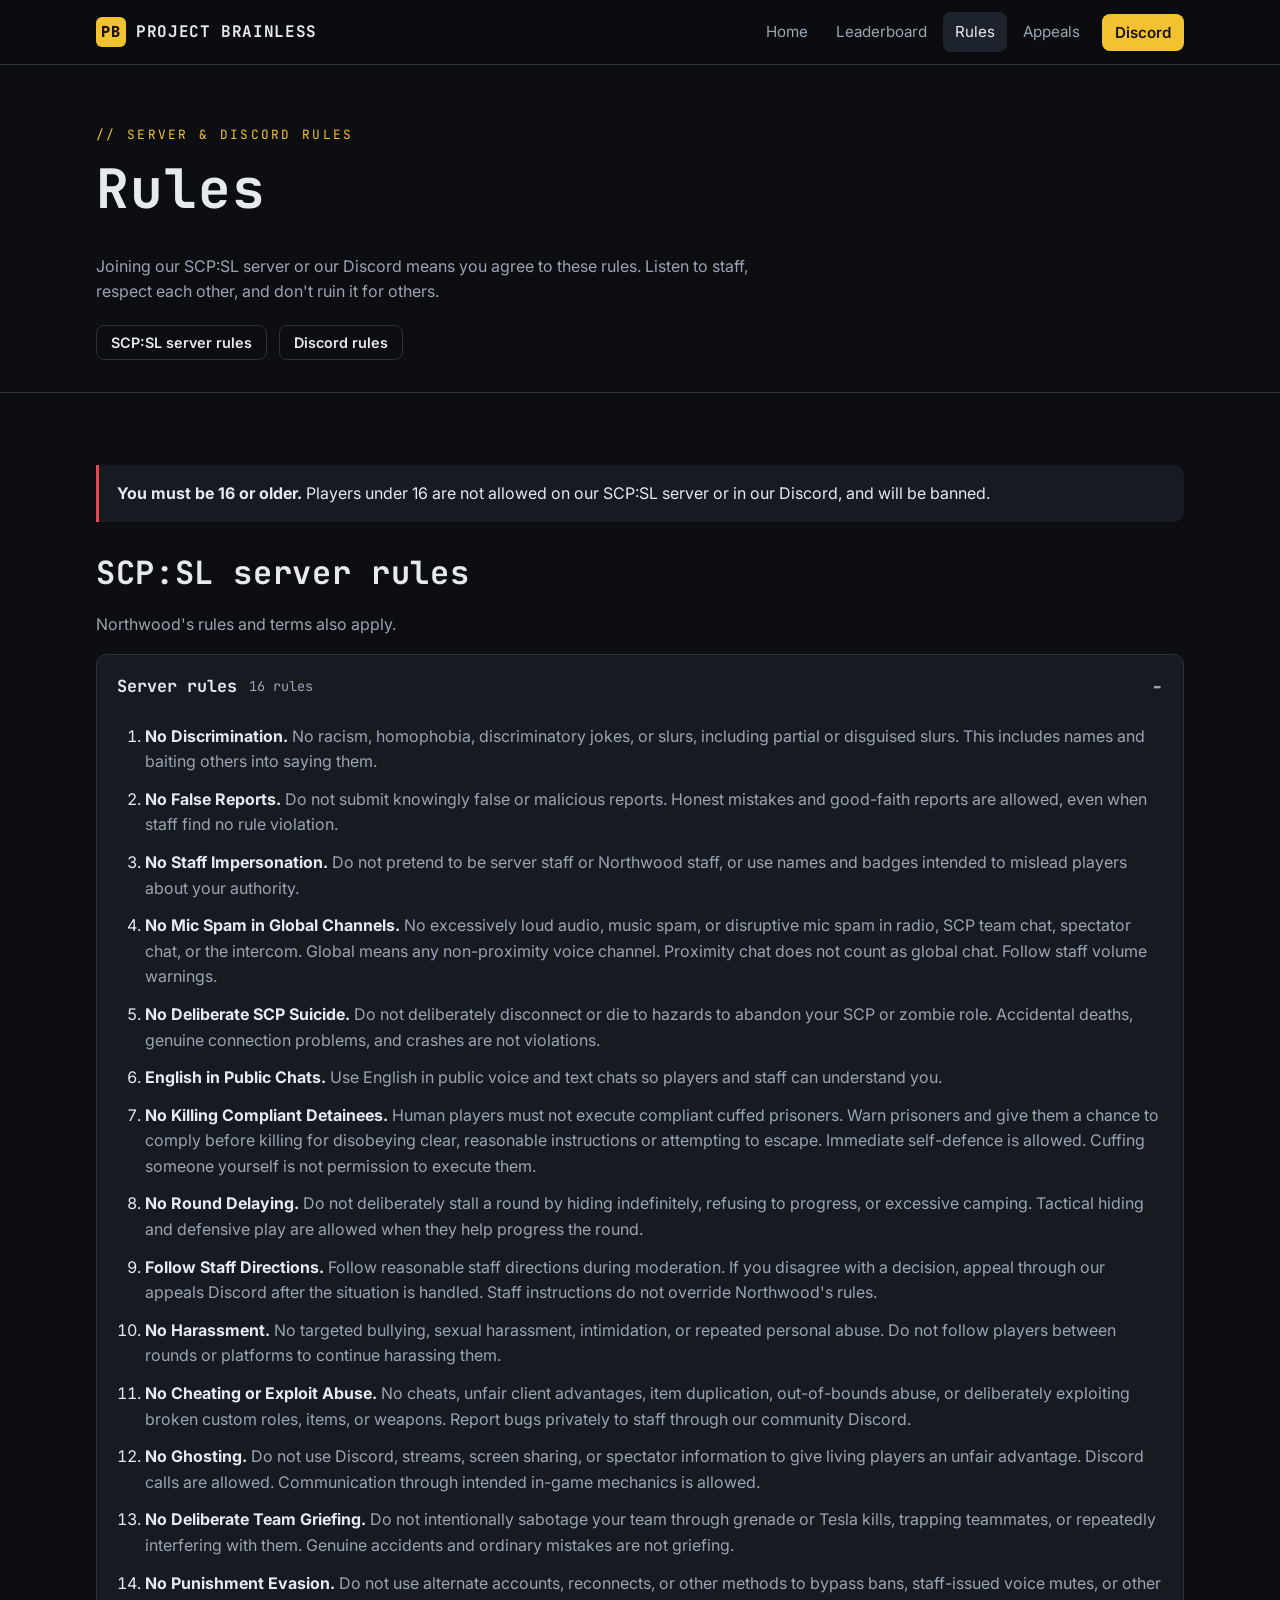
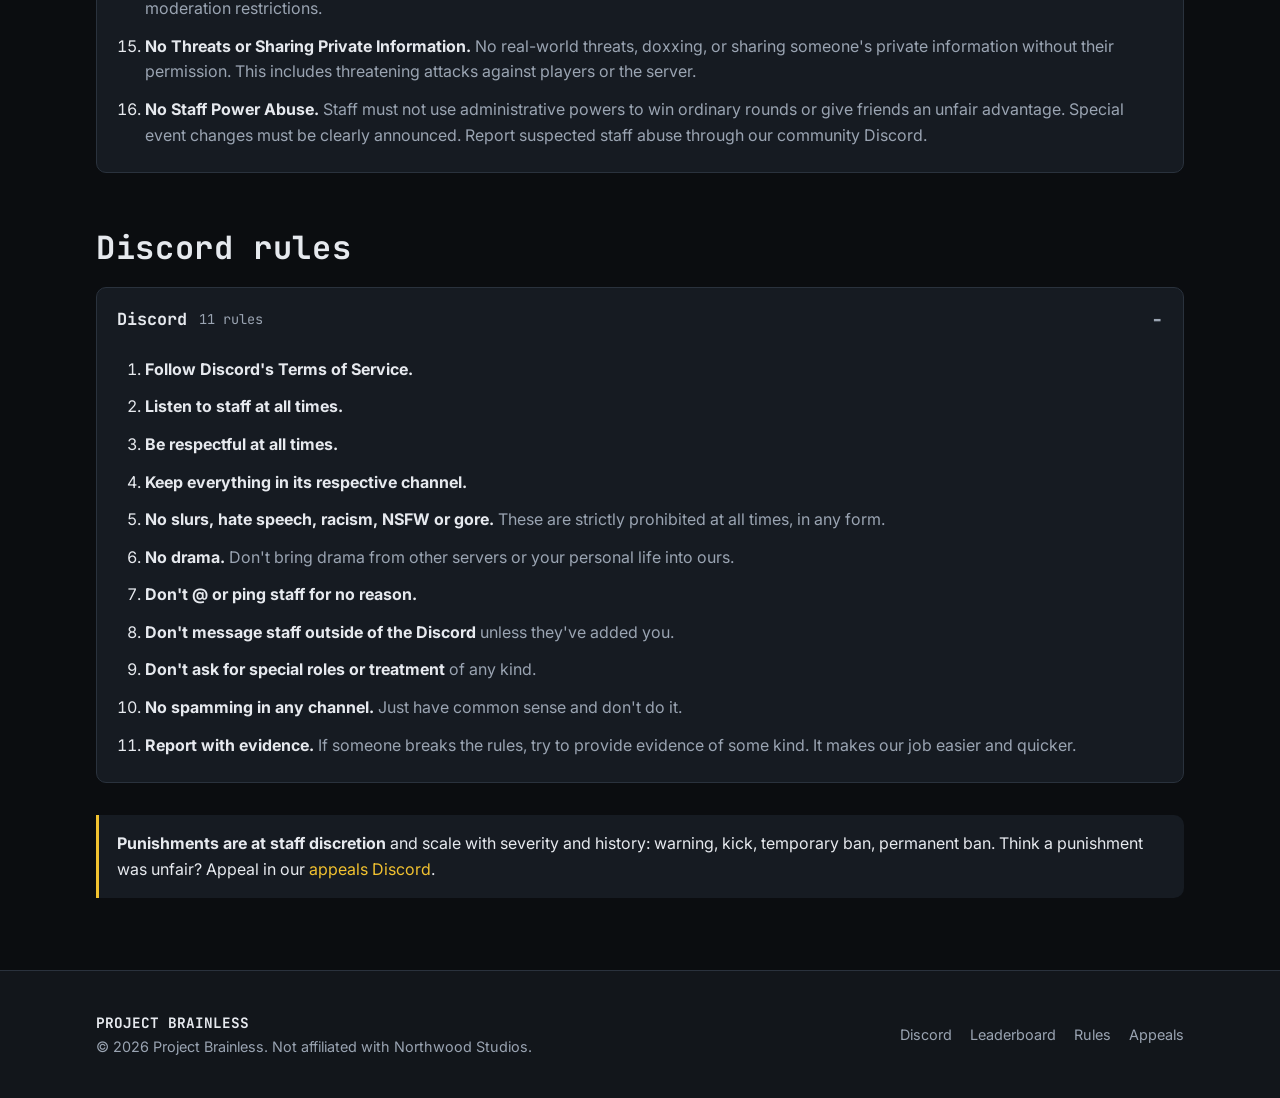
<file: public/rules.html>
<!doctype html>
<html lang="en">
<head>
  <meta charset="utf-8">
  <meta name="viewport" content="width=device-width, initial-scale=1">
  <title>Rules — Project Brainless</title>
  <meta name="description" content="Server rules for Project Brainless, an SCP: Secret Laboratory community server.">
  <meta name="theme-color" content="#0b0d10">
  <meta property="og:title" content="Rules — Project Brainless">
  <meta property="og:description" content="Server rules for Project Brainless, an SCP: Secret Laboratory community server.">
  <meta property="og:type" content="website">
  <link rel="icon" href="assets/img/favicon.svg" type="image/svg+xml">
  <link rel="preconnect" href="https://fonts.googleapis.com">
  <link rel="preconnect" href="https://fonts.gstatic.com" crossorigin>
  <link href="https://fonts.googleapis.com/css2?family=Inter:wght@400;600;700&family=JetBrains+Mono:wght@400;600;700;800&display=swap" rel="stylesheet">
  <link rel="stylesheet" href="assets/css/site.css">
  <script src="assets/js/config.js" defer></script>
  <script src="assets/js/site.js" defer></script>
</head>
<body>
  <header class="site-header">
    <nav class="wrap nav" aria-label="Main">
      <a class="brand" href="index.html"><span class="brand-mark">PB</span><span>PROJECT BRAINLESS</span></a>
      <button class="nav-toggle" aria-expanded="false" aria-controls="nav-links">Menu</button>
      <div class="nav-links" id="nav-links">
        <a href="index.html">Home</a>
        <a href="leaderboard.html">Leaderboard</a>
        <a href="rules.html">Rules</a>
        <a href="appeals.html">Appeals</a>
        <a class="btn btn-primary btn-sm" data-link="discord" href="#">Discord</a>
      </div>
    </nav>
  </header>
  <main>
    <section class="page-head">
      <div class="wrap">
        <span class="eyebrow">// Server &amp; Discord rules</span>
        <h1>Rules</h1>
        <p>Joining our SCP:SL server or our Discord means you agree to these rules. Listen to staff, respect each other, and don't ruin it for others.</p>
        <div class="btn-row" style="margin-top:20px">
          <a class="btn btn-ghost btn-sm" href="#game">SCP:SL server rules</a>
          <a class="btn btn-ghost btn-sm" href="#discord">Discord rules</a>
        </div>
      </div>
    </section>
    <section class="block">
      <div class="wrap">
        <div class="notice danger" style="margin-bottom:32px">
          <strong>You must be 16 or older.</strong> Players under 16 are not allowed on our SCP:SL server or in our Discord, and will be banned.
        </div>

        <h2 id="game">SCP:SL server rules</h2>
        <p class="muted">Northwood's rules and terms also apply.</p>
        <div class="rules">
          <!-- GAME RULES -->
          <details open>
            <summary>Server rules <span class="count">16 rules</span></summary>
            <ol>
              <li><strong>No Discrimination.</strong> <span>No racism, homophobia, discriminatory jokes, or slurs, including partial or disguised slurs. This includes names and baiting others into saying them.</span></li>
              <li><strong>No False Reports.</strong> <span>Do not submit knowingly false or malicious reports. Honest mistakes and good-faith reports are allowed, even when staff find no rule violation.</span></li>
              <li><strong>No Staff Impersonation.</strong> <span>Do not pretend to be server staff or Northwood staff, or use names and badges intended to mislead players about your authority.</span></li>
              <li><strong>No Mic Spam in Global Channels.</strong> <span>No excessively loud audio, music spam, or disruptive mic spam in radio, SCP team chat, spectator chat, or the intercom. Global means any non-proximity voice channel. Proximity chat does not count as global chat. Follow staff volume warnings.</span></li>
              <li><strong>No Deliberate SCP Suicide.</strong> <span>Do not deliberately disconnect or die to hazards to abandon your SCP or zombie role. Accidental deaths, genuine connection problems, and crashes are not violations.</span></li>
              <li><strong>English in Public Chats.</strong> <span>Use English in public voice and text chats so players and staff can understand you.</span></li>
              <li><strong>No Killing Compliant Detainees.</strong> <span>Human players must not execute compliant cuffed prisoners. Warn prisoners and give them a chance to comply before killing for disobeying clear, reasonable instructions or attempting to escape. Immediate self-defence is allowed. Cuffing someone yourself is not permission to execute them.</span></li>
              <li><strong>No Round Delaying.</strong> <span>Do not deliberately stall a round by hiding indefinitely, refusing to progress, or excessive camping. Tactical hiding and defensive play are allowed when they help progress the round.</span></li>
              <li><strong>Follow Staff Directions.</strong> <span>Follow reasonable staff directions during moderation. If you disagree with a decision, appeal through our appeals Discord after the situation is handled. Staff instructions do not override Northwood's rules.</span></li>
              <li><strong>No Harassment.</strong> <span>No targeted bullying, sexual harassment, intimidation, or repeated personal abuse. Do not follow players between rounds or platforms to continue harassing them.</span></li>
              <li><strong>No Cheating or Exploit Abuse.</strong> <span>No cheats, unfair client advantages, item duplication, out-of-bounds abuse, or deliberately exploiting broken custom roles, items, or weapons. Report bugs privately to staff through our community Discord.</span></li>
              <li><strong>No Ghosting.</strong> <span>Do not use Discord, streams, screen sharing, or spectator information to give living players an unfair advantage. Discord calls are allowed. Communication through intended in-game mechanics is allowed.</span></li>
              <li><strong>No Deliberate Team Griefing.</strong> <span>Do not intentionally sabotage your team through grenade or Tesla kills, trapping teammates, or repeatedly interfering with them. Genuine accidents and ordinary mistakes are not griefing.</span></li>
              <li><strong>No Punishment Evasion.</strong> <span>Do not use alternate accounts, reconnects, or other methods to bypass bans, staff-issued voice mutes, or other moderation restrictions.</span></li>
              <li><strong>No Threats or Sharing Private Information.</strong> <span>No real-world threats, doxxing, or sharing someone's private information without their permission. This includes threatening attacks against players or the server.</span></li>
              <li><strong>No Staff Power Abuse.</strong> <span>Staff must not use administrative powers to win ordinary rounds or give friends an unfair advantage. Special event changes must be clearly announced. Report suspected staff abuse through our community Discord.</span></li>
            </ol>
          </details>
          <!-- /GAME RULES -->
        </div>

        <h2 id="discord" style="margin-top:56px">Discord rules</h2>
        <div class="rules">
          <details open>
            <summary>Discord <span class="count">11 rules</span></summary>
            <ol>
              <li><strong>Follow Discord's Terms of Service.</strong></li>
              <li><strong>Listen to staff at all times.</strong></li>
              <li><strong>Be respectful at all times.</strong></li>
              <li><strong>Keep everything in its respective channel.</strong></li>
              <li><strong>No slurs, hate speech, racism, NSFW or gore.</strong> <span>These are strictly prohibited at all times, in any form.</span></li>
              <li><strong>No drama.</strong> <span>Don't bring drama from other servers or your personal life into ours.</span></li>
              <li><strong>Don't @ or ping staff for no reason.</strong></li>
              <li><strong>Don't message staff outside of the Discord</strong> <span>unless they've added you.</span></li>
              <li><strong>Don't ask for special roles or treatment</strong> <span>of any kind.</span></li>
              <li><strong>No spamming in any channel.</strong> <span>Just have common sense and don't do it.</span></li>
              <li><strong>Report with evidence.</strong> <span>If someone breaks the rules, try to provide evidence of some kind. It makes our job easier and quicker.</span></li>
            </ol>
          </details>
        </div>

        <div class="notice" style="margin-top:32px">
          <strong>Punishments are at staff discretion</strong> and scale with severity and history: warning, kick, temporary ban, permanent ban. Think a punishment was unfair? Appeal in our <a data-link="appeals" href="appeals.html">appeals Discord</a>.
        </div>
      </div>
    </section>

  </main>
  <footer class="site-footer">
    <div class="wrap foot">
      <div>
        <div class="mono" style="color:var(--text);font-weight:700">PROJECT BRAINLESS</div>
        <div>© <span data-year></span> Project Brainless. Not affiliated with Northwood Studios.</div>
      </div>
      <div class="foot-links">
        <a data-link="discord" href="#">Discord</a>
        <a href="leaderboard.html">Leaderboard</a>
        <a href="rules.html">Rules</a>
        <a data-link="appeals" href="#">Appeals</a>
      </div>
    </div>
  </footer>
</body>
</html>
</file>
<file: assets/css/site.css>
/* Project Brainless — facility terminal theme */
:root {
  --bg: #0b0d10;
  --bg-2: #12161b;
  --panel: #161b22;
  --panel-2: #1c232c;
  --line: #2a323d;
  --text: #e6e9ee;
  --muted: #9aa4b2;
  --accent: #f2c230;      /* hazard yellow */
  --accent-ink: #1a1400;
  --danger: #e5484d;
  --ok: #3dd68c;
  --gold: #f2c230;
  --silver: #c4ccd8;
  --bronze: #d08b52;
  --radius: 10px;
  --mono: 'JetBrains Mono', ui-monospace, SFMono-Regular, Menlo, Consolas, monospace;
  --sans: 'Inter', system-ui, -apple-system, 'Segoe UI', Roboto, sans-serif;
  --max: 1120px;
}

* { box-sizing: border-box; }
html { scroll-behavior: smooth; }
body {
  margin: 0;
  background: var(--bg);
  color: var(--text);
  font: 16px/1.6 var(--sans);
  -webkit-font-smoothing: antialiased;
}
body::before { /* faint scanlines */
  content: '';
  position: fixed; inset: 0;
  pointer-events: none;
  background: repeating-linear-gradient(0deg, rgba(255,255,255,.012) 0 1px, transparent 1px 3px);
  z-index: 0;
}
main, header, footer { position: relative; z-index: 1; }
a { color: var(--accent); text-decoration: none; }
a:hover { text-decoration: underline; }
img { max-width: 100%; }
h1, h2, h3 { font-family: var(--mono); letter-spacing: .02em; line-height: 1.2; margin: 0 0 .6em; }
h1 { font-size: clamp(2rem, 5vw, 3.4rem); }
h2 { font-size: clamp(1.4rem, 3vw, 2rem); }
h3 { font-size: 1.1rem; }
p { margin: 0 0 1em; }
.wrap { max-width: var(--max); margin: 0 auto; padding: 0 16px; }
.muted { color: var(--muted); }
.mono { font-family: var(--mono); }
.eyebrow {
  font-family: var(--mono); font-size: .8rem; text-transform: uppercase; letter-spacing: .18em;
  color: var(--accent); margin-bottom: .8em; display: inline-block;
}

/* ── Header / nav ── */
.site-header {
  position: sticky; top: 0; z-index: 10;
  background: rgba(11, 13, 16, .88);
  backdrop-filter: blur(8px);
  border-bottom: 1px solid var(--line);
}
.nav { display: flex; align-items: center; gap: 16px; height: 64px; }
.brand { display: flex; align-items: center; gap: 10px; color: var(--text); font-family: var(--mono); font-weight: 700; letter-spacing: .04em; }
.brand:hover { text-decoration: none; }
.brand-mark {
  width: 30px; height: 30px; border-radius: 6px; display: grid; place-items: center;
  background: var(--accent); color: var(--accent-ink); font-weight: 800; font-size: .95rem;
}
.nav-links { display: flex; gap: 4px; margin-left: auto; align-items: center; }
.nav-links a {
  color: var(--muted); padding: 8px 12px; border-radius: 8px; font-size: .95rem;
}
.nav-links a:hover { color: var(--text); background: var(--panel); text-decoration: none; }
.nav-links a[aria-current="page"] { color: var(--text); background: var(--panel-2); }
.nav-links a.btn-primary, .nav-links a.btn-primary:hover { color: var(--accent-ink); background: var(--accent); margin-left: 6px; }
.nav-links a.btn-primary:hover { background: #ffd34d; }
.nav-toggle {
  display: none; margin-left: auto; background: none; border: 1px solid var(--line); color: var(--text);
  border-radius: 8px; padding: 6px 10px; font: inherit; cursor: pointer;
}

/* ── Buttons ── */
.btn {
  display: inline-flex; align-items: center; gap: 8px; justify-content: center;
  padding: 12px 20px; border-radius: 8px; font-weight: 600; border: 1px solid transparent;
  cursor: pointer; font: 600 1rem var(--sans); transition: transform .08s ease, background .15s ease;
}
.btn:hover { text-decoration: none; transform: translateY(-1px); }
.btn-primary { background: var(--accent); color: var(--accent-ink); }
.btn-primary:hover { background: #ffd34d; }
.btn-ghost { background: transparent; color: var(--text); border-color: var(--line); }
.btn-ghost:hover { background: var(--panel); }
.btn-sm { padding: 8px 14px; font-size: .9rem; }
.btn-row { display: flex; flex-wrap: wrap; gap: 12px; }

/* ── Hero ── */
.hero {
  padding: 88px 0 72px;
  border-bottom: 1px solid var(--line);
  background:
    radial-gradient(900px 400px at 85% -10%, rgba(242,194,48,.10), transparent 60%),
    radial-gradient(700px 400px at 0% 110%, rgba(229,72,77,.08), transparent 60%);
}
.hero p.lead { font-size: 1.15rem; color: var(--muted); max-width: 640px; }
.hazard {
  height: 8px; border-radius: 4px; margin: 28px 0 0; max-width: 280px;
  background: repeating-linear-gradient(-45deg, var(--accent) 0 12px, #111 12px 24px);
}
.connect {
  margin-top: 28px; display: inline-flex; align-items: center; gap: 10px; flex-wrap: wrap;
  background: var(--panel); border: 1px solid var(--line); border-radius: var(--radius); padding: 10px 12px;
}
.connect code { font-family: var(--mono); color: var(--text); font-size: .95rem; }
.status-dot { width: 8px; height: 8px; border-radius: 50%; background: var(--ok); box-shadow: 0 0 10px var(--ok); }

/* ── Sections ── */
section.block { padding: 72px 0; border-bottom: 1px solid var(--line); }
section.block:last-of-type { border-bottom: 0; }
.section-head { max-width: 720px; margin-bottom: 32px; }
.grid { display: grid; gap: 16px; }
.grid-4 { grid-template-columns: repeat(4, 1fr); }
.grid-3 { grid-template-columns: repeat(3, 1fr); }
.grid-2 { grid-template-columns: repeat(2, 1fr); }
.card {
  background: var(--panel); border: 1px solid var(--line); border-radius: var(--radius);
  padding: 22px; position: relative; overflow: hidden;
}
.card h3 { margin-bottom: .4em; }
.card p:last-child { margin-bottom: 0; }
.card .icon { font-size: 1.6rem; margin-bottom: 10px; display: block; }
.card.tag::after {
  content: attr(data-tag); position: absolute; top: 14px; right: 14px;
  font: 600 .7rem var(--mono); letter-spacing: .1em; color: var(--muted);
}
.stat { text-align: left; }
.stat b { display: block; font: 700 2.4rem var(--mono); color: var(--accent); line-height: 1.1; }
.stat span { color: var(--muted); font-size: .95rem; }
.list-clean { list-style: none; padding: 0; margin: 0; }
.list-clean li { padding: 6px 0; border-bottom: 1px dashed var(--line); }
.list-clean li:last-child { border-bottom: 0; }
.steps { counter-reset: step; list-style: none; padding: 0; margin: 0; display: grid; gap: 12px; }
.steps li {
  counter-increment: step; background: var(--panel); border: 1px solid var(--line); border-radius: var(--radius);
  padding: 16px 16px 16px 60px; position: relative;
}
.steps li::before {
  content: counter(step); position: absolute; left: 16px; top: 14px; width: 30px; height: 30px; border-radius: 50%;
  display: grid; place-items: center; background: var(--panel-2); border: 1px solid var(--line);
  font: 700 .9rem var(--mono); color: var(--accent);
}
.cta {
  background: linear-gradient(135deg, var(--panel) 0%, var(--panel-2) 100%);
  border: 1px solid var(--line); border-radius: 14px; padding: 36px;
  display: flex; gap: 24px; align-items: center; justify-content: space-between; flex-wrap: wrap;
}
.cta h2 { margin-bottom: .3em; }
.cta p { margin: 0; color: var(--muted); }

/* ── Page header (inner pages) ── */
.page-head { padding: 56px 0 32px; border-bottom: 1px solid var(--line); }
.page-head p { color: var(--muted); max-width: 680px; margin: 0; }

/* ── Rules ── */
.rules { display: grid; gap: 14px; }
.rules details {
  background: var(--panel); border: 1px solid var(--line); border-radius: var(--radius); overflow: hidden;
}
.rules summary {
  cursor: pointer; padding: 18px 20px; font: 700 1.05rem var(--mono); list-style: none;
  display: flex; align-items: center; gap: 12px;
}
.rules summary::-webkit-details-marker { display: none; }
.rules summary::after { content: '+'; margin-left: auto; color: var(--muted); font-size: 1.3rem; }
.rules details[open] summary::after { content: '−'; }
.rules summary .count { color: var(--muted); font-weight: 400; font-size: .85rem; }
.rules ol { margin: 0; padding: 0 20px 18px 48px; }
.rules ol li { padding: 6px 0; }
.rules ol li strong { color: var(--text); }
.rules ol li span { color: var(--muted); }
.notice {
  border-left: 3px solid var(--accent); background: var(--panel); padding: 16px 18px; border-radius: 0 var(--radius) var(--radius) 0;
}
.notice.danger { border-left-color: var(--danger); }

/* ── Leaderboard ── */
.lb-controls { display: flex; flex-wrap: wrap; gap: 12px; align-items: center; margin-bottom: 16px; }
.seg { display: inline-flex; background: var(--panel); border: 1px solid var(--line); border-radius: 8px; padding: 3px; }
.seg button {
  background: none; border: 0; color: var(--muted); font: 600 .9rem var(--sans); padding: 8px 14px; border-radius: 6px; cursor: pointer;
}
.seg button[aria-pressed="true"] { background: var(--panel-2); color: var(--text); }
.search {
  flex: 1 1 220px; max-width: 320px; background: var(--panel); border: 1px solid var(--line); color: var(--text);
  border-radius: 8px; padding: 10px 12px; font: inherit;
}
.search:focus, .seg button:focus-visible, .btn:focus-visible, .nav-links a:focus-visible { outline: 2px solid var(--accent); outline-offset: 2px; }
.lb-meta { margin-left: auto; color: var(--muted); font-size: .85rem; font-family: var(--mono); }
.podium { display: grid; grid-template-columns: repeat(3, 1fr); gap: 16px; margin-bottom: 20px; }
.podium .card { text-align: center; padding: 26px 18px; }
.podium .medal { font: 800 1.1rem var(--mono); width: 44px; height: 44px; border-radius: 50%; display: grid; place-items: center; margin: 0 auto 12px; color: #111; }
.podium .p1 { border-color: rgba(242,194,48,.55); box-shadow: 0 0 0 1px rgba(242,194,48,.15), 0 10px 40px -20px rgba(242,194,48,.6); }
.podium .p1 .medal { background: var(--gold); }
.podium .p2 .medal { background: var(--silver); }
.podium .p3 .medal { background: var(--bronze); }
.podium .name { font: 700 1.1rem var(--mono); word-break: break-word; }
.podium .sub { color: var(--muted); font-size: .9rem; }
.table-wrap { overflow-x: auto; border: 1px solid var(--line); border-radius: var(--radius); }
table { width: 100%; border-collapse: collapse; background: var(--panel); }
th, td { padding: 12px 16px; text-align: left; white-space: nowrap; }
th { font: 600 .75rem var(--mono); letter-spacing: .12em; text-transform: uppercase; color: var(--muted); background: var(--bg-2); border-bottom: 1px solid var(--line); }
td { border-bottom: 1px solid var(--line); }
tr:last-child td { border-bottom: 0; }
td.num, th.num { text-align: right; font-family: var(--mono); }
td.rank { font-family: var(--mono); color: var(--muted); width: 64px; }
tr.r1 td.rank { color: var(--gold); font-weight: 700; }
tr.r2 td.rank { color: var(--silver); font-weight: 700; }
tr.r3 td.rank { color: var(--bronze); font-weight: 700; }
.lvl { display: inline-block; font: 600 .8rem var(--mono); padding: 2px 8px; border-radius: 999px; background: var(--panel-2); border: 1px solid var(--line); }
.banner { margin-bottom: 16px; }
.empty { padding: 40px; text-align: center; color: var(--muted); }

/* ── Footer ── */
.site-footer { padding: 40px 0; color: var(--muted); font-size: .9rem; border-top: 1px solid var(--line); background: var(--bg-2); }
.foot { display: flex; flex-wrap: wrap; gap: 16px 32px; justify-content: space-between; align-items: center; }
.foot-links { display: flex; gap: 18px; flex-wrap: wrap; }
.foot-links a { color: var(--muted); }
.foot-links a:hover { color: var(--text); }

.toast {
  position: fixed; bottom: 20px; left: 50%; transform: translateX(-50%) translateY(20px); opacity: 0;
  background: var(--panel-2); border: 1px solid var(--line); color: var(--text); padding: 10px 16px; border-radius: 8px;
  transition: all .2s ease; z-index: 50; font-size: .9rem;
}
.toast.show { opacity: 1; transform: translateX(-50%) translateY(0); }

/* ── Responsive ── */
@media (max-width: 900px) {
  .grid-4 { grid-template-columns: repeat(2, 1fr); }
  .grid-3 { grid-template-columns: 1fr 1fr; }
}
@media (max-width: 680px) {
  .nav-toggle { display: inline-block; }
  .nav-links {
    display: none; position: absolute; top: 64px; left: 0; right: 0; flex-direction: column; align-items: stretch;
    background: var(--bg-2); border-bottom: 1px solid var(--line); padding: 8px 16px 16px;
  }
  .nav-links.open { display: flex; }
  .nav-links a { padding: 12px; }
  .nav-links a.btn-primary { margin: 6px 0 0; }
  .grid-3, .grid-2 { grid-template-columns: 1fr; }
  .podium { grid-template-columns: 1fr; }
  .hero { padding: 56px 0 48px; }
  section.block { padding: 52px 0; }
  .cta { padding: 24px; }
  .lb-meta { margin-left: 0; width: 100%; }
  th, td { padding: 10px 12px; }
  .hide-sm { display: none; }
}
@media (prefers-reduced-motion: reduce) {
  html { scroll-behavior: auto; }
  .btn, .toast { transition: none; }
}
</file>
<file: public/assets/css/site.css>
/* Project Brainless — facility terminal theme */
:root {
  --bg: #0b0d10;
  --bg-2: #12161b;
  --panel: #161b22;
  --panel-2: #1c232c;
  --line: #2a323d;
  --text: #e6e9ee;
  --muted: #9aa4b2;
  --accent: #f2c230;      /* hazard yellow */
  --accent-ink: #1a1400;
  --danger: #e5484d;
  --ok: #3dd68c;
  --gold: #f2c230;
  --silver: #c4ccd8;
  --bronze: #d08b52;
  --radius: 10px;
  --mono: 'JetBrains Mono', ui-monospace, SFMono-Regular, Menlo, Consolas, monospace;
  --sans: 'Inter', system-ui, -apple-system, 'Segoe UI', Roboto, sans-serif;
  --max: 1120px;
}

* { box-sizing: border-box; }
html { scroll-behavior: smooth; }
[id] { scroll-margin-top: 84px; }
body {
  margin: 0;
  background: var(--bg);
  color: var(--text);
  font: 16px/1.6 var(--sans);
  -webkit-font-smoothing: antialiased;
}
body::before { /* faint scanlines */
  content: '';
  position: fixed; inset: 0;
  pointer-events: none;
  background: repeating-linear-gradient(0deg, rgba(255,255,255,.012) 0 1px, transparent 1px 3px);
  z-index: 0;
}
main, header, footer { position: relative; z-index: 1; }
a { color: var(--accent); text-decoration: none; }
a:hover { text-decoration: underline; }
img { max-width: 100%; }
h1, h2, h3 { font-family: var(--mono); letter-spacing: .02em; line-height: 1.2; margin: 0 0 .6em; }
h1 { font-size: clamp(2rem, 5vw, 3.4rem); }
h2 { font-size: clamp(1.4rem, 3vw, 2rem); }
h3 { font-size: 1.1rem; }
p { margin: 0 0 1em; }
.wrap { max-width: var(--max); margin: 0 auto; padding: 0 16px; }
.muted { color: var(--muted); }
.mono { font-family: var(--mono); }
.eyebrow {
  font-family: var(--mono); font-size: .8rem; text-transform: uppercase; letter-spacing: .18em;
  color: var(--accent); margin-bottom: .8em; display: inline-block;
}

/* ── Header / nav ── */
.site-header {
  position: sticky; top: 0; z-index: 10;
  background: rgba(11, 13, 16, .88);
  backdrop-filter: blur(8px);
  border-bottom: 1px solid var(--line);
}
.nav { display: flex; align-items: center; gap: 16px; height: 64px; }
.brand { display: flex; align-items: center; gap: 10px; color: var(--text); font-family: var(--mono); font-weight: 700; letter-spacing: .04em; }
.brand:hover { text-decoration: none; }
.brand-mark {
  width: 30px; height: 30px; border-radius: 6px; display: grid; place-items: center;
  background: var(--accent); color: var(--accent-ink); font-weight: 800; font-size: .95rem;
}
.nav-links { display: flex; gap: 4px; margin-left: auto; align-items: center; }
.nav-links a {
  color: var(--muted); padding: 8px 12px; border-radius: 8px; font-size: .95rem;
}
.nav-links a:hover { color: var(--text); background: var(--panel); text-decoration: none; }
.nav-links a[aria-current="page"] { color: var(--text); background: var(--panel-2); }
.nav-links a.btn-primary, .nav-links a.btn-primary:hover { color: var(--accent-ink); background: var(--accent); margin-left: 6px; }
.nav-links a.btn-primary:hover { background: #ffd34d; }
.nav-toggle {
  display: none; margin-left: auto; background: none; border: 1px solid var(--line); color: var(--text);
  border-radius: 8px; padding: 6px 10px; font: inherit; cursor: pointer;
}

/* ── Buttons ── */
.btn {
  display: inline-flex; align-items: center; gap: 8px; justify-content: center;
  padding: 12px 20px; border-radius: 8px; font-weight: 600; border: 1px solid transparent;
  cursor: pointer; font: 600 1rem var(--sans); transition: transform .08s ease, background .15s ease;
}
.btn:hover { text-decoration: none; transform: translateY(-1px); }
.btn-primary { background: var(--accent); color: var(--accent-ink); }
.btn-primary:hover { background: #ffd34d; }
.btn-ghost { background: transparent; color: var(--text); border-color: var(--line); }
.btn-ghost:hover { background: var(--panel); }
.btn-sm { padding: 8px 14px; font-size: .9rem; }
.btn-row { display: flex; flex-wrap: wrap; gap: 12px; }

/* ── Hero ── */
.hero {
  padding: 88px 0 72px;
  border-bottom: 1px solid var(--line);
  background:
    radial-gradient(900px 400px at 85% -10%, rgba(242,194,48,.10), transparent 60%),
    radial-gradient(700px 400px at 0% 110%, rgba(229,72,77,.08), transparent 60%);
}
.hero p.lead { font-size: 1.15rem; color: var(--muted); max-width: 640px; }
.hazard {
  height: 8px; border-radius: 4px; margin: 28px 0 0; max-width: 280px;
  background: repeating-linear-gradient(-45deg, var(--accent) 0 12px, #111 12px 24px);
}
.connect {
  margin-top: 28px; display: inline-flex; align-items: center; gap: 10px; flex-wrap: wrap;
  background: var(--panel); border: 1px solid var(--line); border-radius: var(--radius); padding: 10px 12px;
}
.connect code { font-family: var(--mono); color: var(--text); font-size: .95rem; }
.status-dot { width: 8px; height: 8px; border-radius: 50%; background: var(--ok); box-shadow: 0 0 10px var(--ok); }

/* ── Sections ── */
section.block { padding: 72px 0; border-bottom: 1px solid var(--line); }
section.block:last-of-type { border-bottom: 0; }
.section-head { max-width: 720px; margin-bottom: 32px; }
.grid { display: grid; gap: 16px; }
.grid-4 { grid-template-columns: repeat(4, 1fr); }
.grid-3 { grid-template-columns: repeat(3, 1fr); }
.grid-2 { grid-template-columns: repeat(2, 1fr); }
.card {
  background: var(--panel); border: 1px solid var(--line); border-radius: var(--radius);
  padding: 22px; position: relative; overflow: hidden;
}
.card h3 { margin-bottom: .4em; }
.card p:last-child { margin-bottom: 0; }
.card .icon { font-size: 1.6rem; margin-bottom: 10px; display: block; }
.card.tag::after {
  content: attr(data-tag); position: absolute; top: 14px; right: 14px;
  font: 600 .7rem var(--mono); letter-spacing: .1em; color: var(--muted);
}
.stat { text-align: left; }
.stat b { display: block; font: 700 2.4rem var(--mono); color: var(--accent); line-height: 1.1; }
.stat span { color: var(--muted); font-size: .95rem; }
.list-clean { list-style: none; padding: 0; margin: 0; }
.list-clean li { padding: 6px 0; border-bottom: 1px dashed var(--line); }
.list-clean li:last-child { border-bottom: 0; }
.steps { counter-reset: step; list-style: none; padding: 0; margin: 0; display: grid; gap: 12px; }
.steps li {
  counter-increment: step; background: var(--panel); border: 1px solid var(--line); border-radius: var(--radius);
  padding: 16px 16px 16px 60px; position: relative;
}
.steps li::before {
  content: counter(step); position: absolute; left: 16px; top: 14px; width: 30px; height: 30px; border-radius: 50%;
  display: grid; place-items: center; background: var(--panel-2); border: 1px solid var(--line);
  font: 700 .9rem var(--mono); color: var(--accent);
}
.cta {
  background: linear-gradient(135deg, var(--panel) 0%, var(--panel-2) 100%);
  border: 1px solid var(--line); border-radius: 14px; padding: 36px;
  display: flex; gap: 24px; align-items: center; justify-content: space-between; flex-wrap: wrap;
}
.cta h2 { margin-bottom: .3em; }
.cta p { margin: 0; color: var(--muted); }

/* ── Page header (inner pages) ── */
.page-head { padding: 56px 0 32px; border-bottom: 1px solid var(--line); }
.page-head p { color: var(--muted); max-width: 680px; margin: 0; }

/* ── Rules ── */
.rules { display: grid; gap: 14px; }
.rules details {
  background: var(--panel); border: 1px solid var(--line); border-radius: var(--radius); overflow: hidden;
}
.rules summary {
  cursor: pointer; padding: 18px 20px; font: 700 1.05rem var(--mono); list-style: none;
  display: flex; align-items: center; gap: 12px;
}
.rules summary::-webkit-details-marker { display: none; }
.rules summary::after { content: '+'; margin-left: auto; color: var(--muted); font-size: 1.3rem; }
.rules details[open] summary::after { content: '−'; }
.rules summary .count { color: var(--muted); font-weight: 400; font-size: .85rem; }
.rules ol { margin: 0; padding: 0 20px 18px 48px; }
.rules ol li { padding: 6px 0; }
.rules ol li strong { color: var(--text); }
.rules ol li span { color: var(--muted); }
.notice {
  border-left: 3px solid var(--accent); background: var(--panel); padding: 16px 18px; border-radius: 0 var(--radius) var(--radius) 0;
}
.notice.danger { border-left-color: var(--danger); }

/* ── Leaderboard ── */
.lb-controls { display: flex; flex-wrap: wrap; gap: 12px; align-items: center; margin-bottom: 16px; }
.seg { display: inline-flex; background: var(--panel); border: 1px solid var(--line); border-radius: 8px; padding: 3px; }
.seg button {
  background: none; border: 0; color: var(--muted); font: 600 .9rem var(--sans); padding: 8px 14px; border-radius: 6px; cursor: pointer;
}
.seg button[aria-pressed="true"] { background: var(--panel-2); color: var(--text); }
.search {
  flex: 1 1 220px; max-width: 320px; background: var(--panel); border: 1px solid var(--line); color: var(--text);
  border-radius: 8px; padding: 10px 12px; font: inherit;
}
.search:focus, .seg button:focus-visible, .btn:focus-visible, .nav-links a:focus-visible { outline: 2px solid var(--accent); outline-offset: 2px; }
.lb-meta { margin-left: auto; color: var(--muted); font-size: .85rem; font-family: var(--mono); }
.podium { display: grid; grid-template-columns: repeat(3, 1fr); gap: 16px; margin-bottom: 20px; }
.podium .card { text-align: center; padding: 26px 18px; }
.podium .medal { font: 800 1.1rem var(--mono); width: 44px; height: 44px; border-radius: 50%; display: grid; place-items: center; margin: 0 auto 12px; color: #111; }
.podium .p1 { border-color: rgba(242,194,48,.55); box-shadow: 0 0 0 1px rgba(242,194,48,.15), 0 10px 40px -20px rgba(242,194,48,.6); }
.podium .p1 .medal { background: var(--gold); }
.podium .p2 .medal { background: var(--silver); }
.podium .p3 .medal { background: var(--bronze); }
.podium .name { font: 700 1.1rem var(--mono); word-break: break-word; }
.podium .sub { color: var(--muted); font-size: .9rem; }
.table-wrap { overflow-x: auto; border: 1px solid var(--line); border-radius: var(--radius); }
table { width: 100%; border-collapse: collapse; background: var(--panel); }
th, td { padding: 12px 16px; text-align: left; white-space: nowrap; }
th { font: 600 .75rem var(--mono); letter-spacing: .12em; text-transform: uppercase; color: var(--muted); background: var(--bg-2); border-bottom: 1px solid var(--line); }
td { border-bottom: 1px solid var(--line); }
tr:last-child td { border-bottom: 0; }
td.num, th.num { text-align: right; font-family: var(--mono); }
td.rank { font-family: var(--mono); color: var(--muted); width: 64px; }
tr.r1 td.rank { color: var(--gold); font-weight: 700; }
tr.r2 td.rank { color: var(--silver); font-weight: 700; }
tr.r3 td.rank { color: var(--bronze); font-weight: 700; }
.lvl { display: inline-block; font: 600 .8rem var(--mono); padding: 2px 8px; border-radius: 999px; background: var(--panel-2); border: 1px solid var(--line); }
.banner { margin-bottom: 16px; }
.empty { padding: 40px; text-align: center; color: var(--muted); }

/* ── Footer ── */
.site-footer { padding: 40px 0; color: var(--muted); font-size: .9rem; border-top: 1px solid var(--line); background: var(--bg-2); }
.foot { display: flex; flex-wrap: wrap; gap: 16px 32px; justify-content: space-between; align-items: center; }
.foot-links { display: flex; gap: 18px; flex-wrap: wrap; }
.foot-links a { color: var(--muted); }
.foot-links a:hover { color: var(--text); }

.toast {
  position: fixed; bottom: 20px; left: 50%; transform: translateX(-50%) translateY(20px); opacity: 0;
  background: var(--panel-2); border: 1px solid var(--line); color: var(--text); padding: 10px 16px; border-radius: 8px;
  transition: all .2s ease; z-index: 50; font-size: .9rem;
}
.toast.show { opacity: 1; transform: translateX(-50%) translateY(0); }

/* ── Responsive ── */
@media (max-width: 900px) {
  .grid-4 { grid-template-columns: repeat(2, 1fr); }
  .grid-3 { grid-template-columns: 1fr 1fr; }
}
@media (max-width: 680px) {
  .nav-toggle { display: inline-block; }
  .nav-links {
    display: none; position: absolute; top: 64px; left: 0; right: 0; flex-direction: column; align-items: stretch;
    background: var(--bg-2); border-bottom: 1px solid var(--line); padding: 8px 16px 16px;
  }
  .nav-links.open { display: flex; }
  .nav-links a { padding: 12px; }
  .nav-links a.btn-primary { margin: 6px 0 0; }
  .grid-3, .grid-2 { grid-template-columns: 1fr; }
  .podium { grid-template-columns: 1fr; }
  .hero { padding: 56px 0 48px; }
  section.block { padding: 52px 0; }
  .cta { padding: 24px; }
  .lb-meta { margin-left: 0; width: 100%; }
  th, td { padding: 10px 12px; }
  .hide-sm { display: none; }
}
@media (prefers-reduced-motion: reduce) {
  html { scroll-behavior: auto; }
  .btn, .toast { transition: none; }
}
</file>
